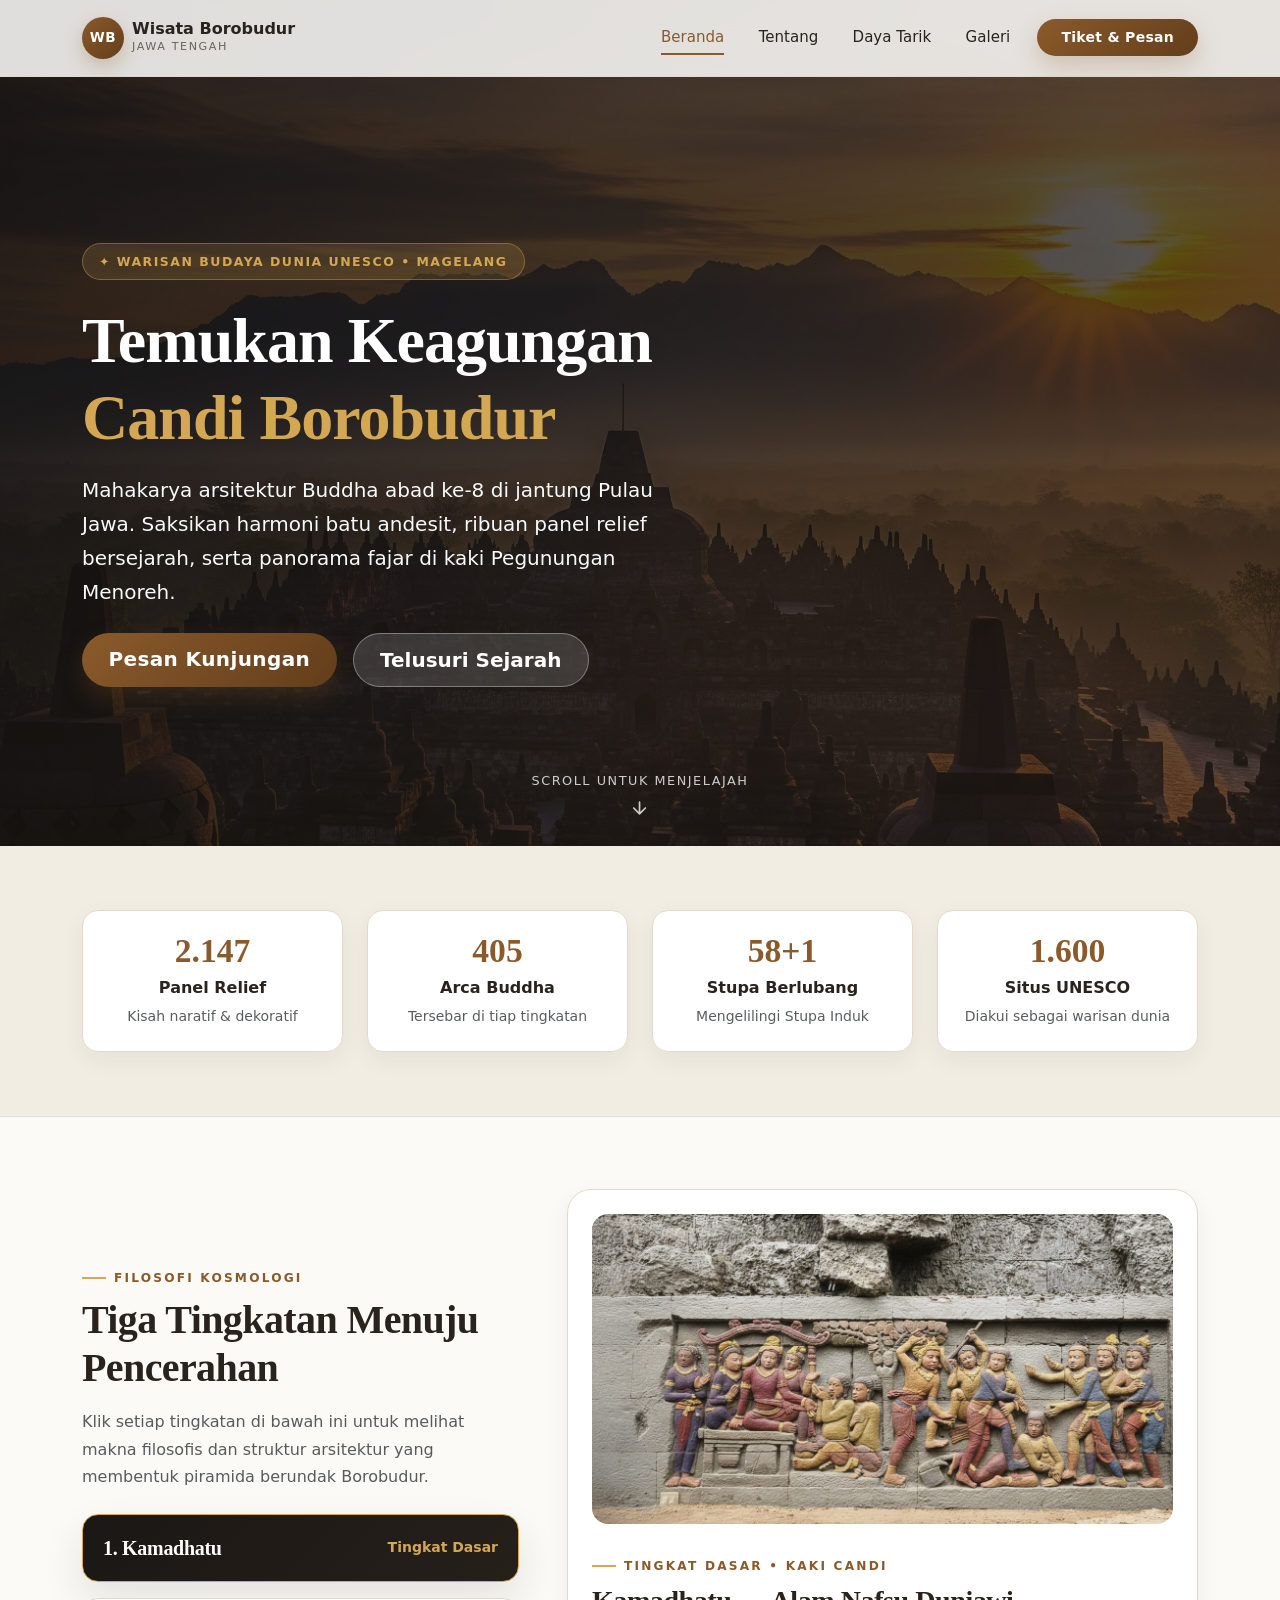
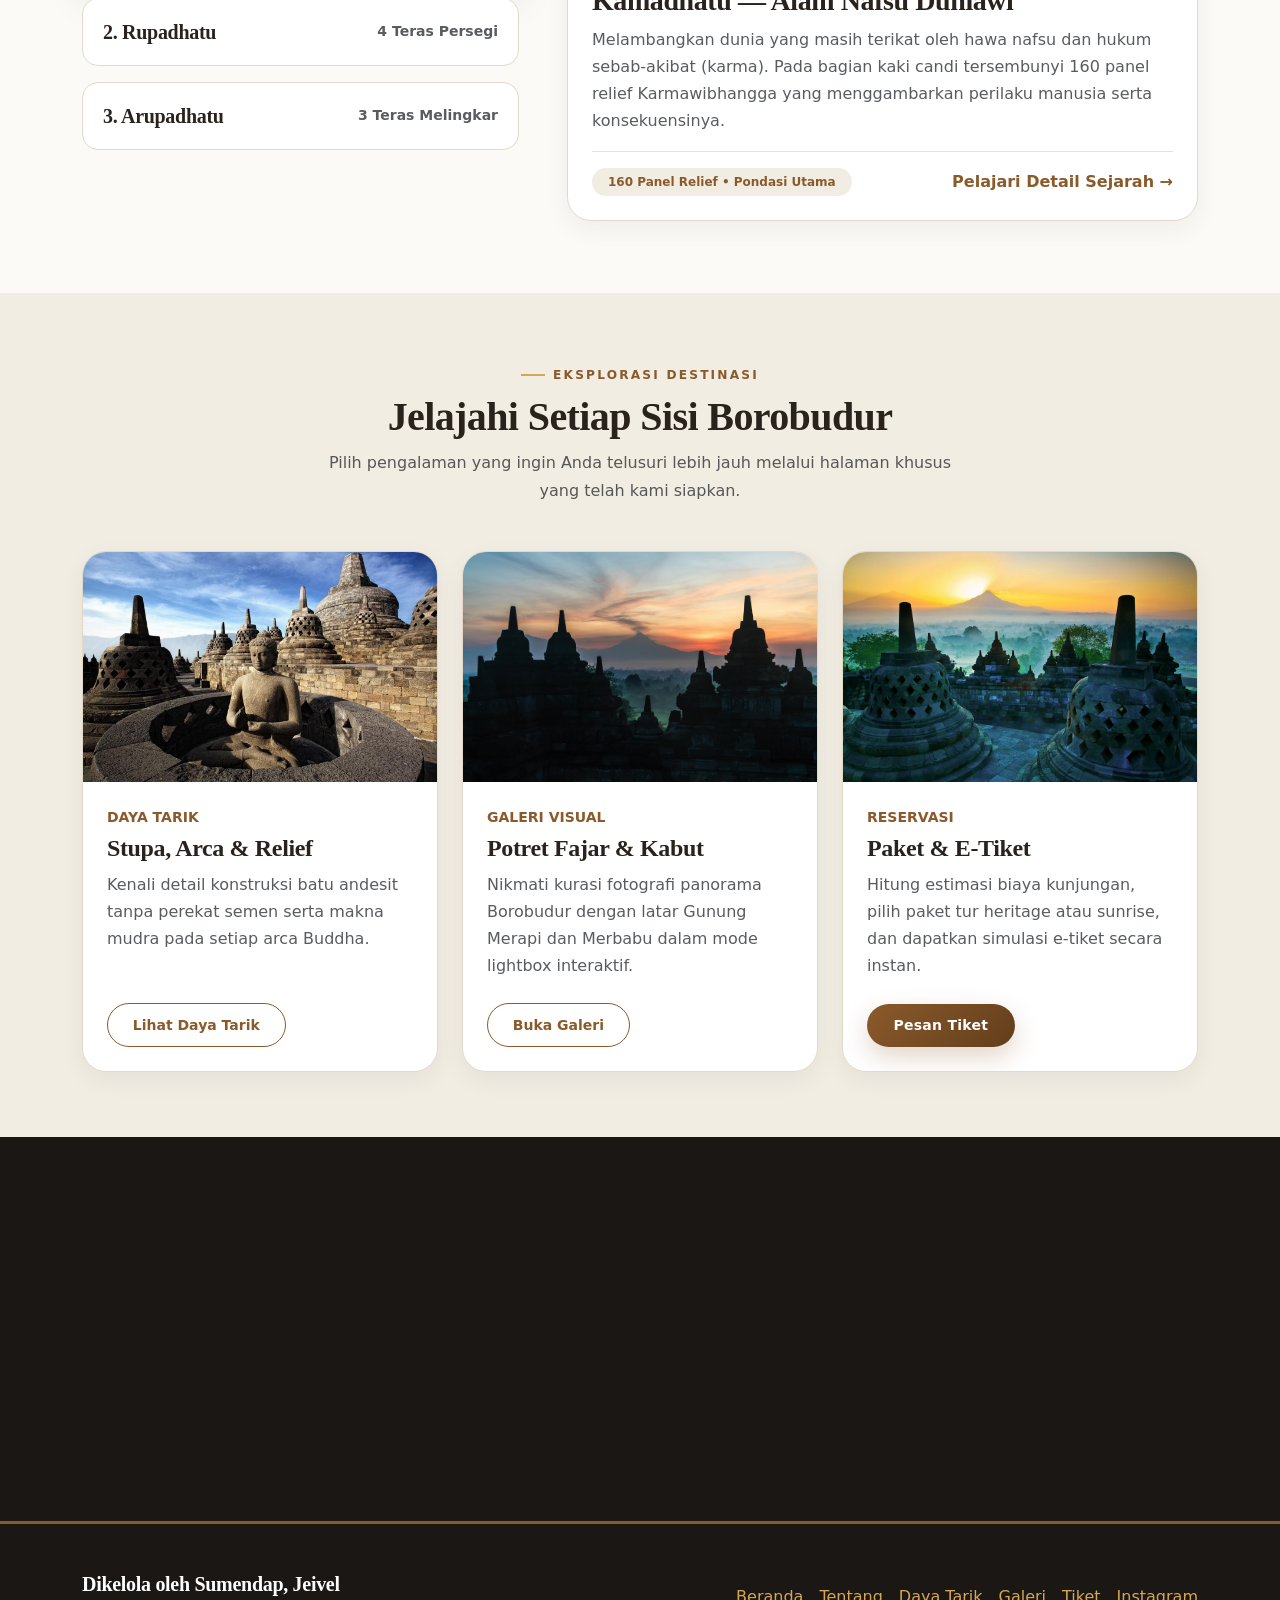
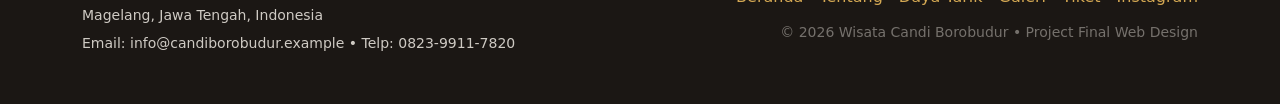
<file: index.html>
<!doctype html>
<html lang="id">
  <head>
    <meta charset="UTF-8" />
    <meta name="viewport" content="width=device-width, initial-scale=1.0" />
    <meta
      name="description"
      content="Website resmi wisata budaya Candi Borobudur, Magelang, Jawa Tengah. Jelajahi sejarah, arsitektur stupa, galeri visual, dan pemesanan tiket."
    />
    <title>Beranda | Wisata Candi Borobudur</title>
    <link rel="stylesheet" href="css/bootstrap.min.css" />
    <link rel="stylesheet" href="style.css" />
  </head>
  <body>
    <div class="scroll-progress" aria-hidden="true"></div>

    <!-- NAVBAR -->
    <header class="fixed-top">
      <nav class="navbar navbar-expand-lg navbar-borobudur" aria-label="Navigasi utama">
        <div class="container">
          <a class="navbar-brand d-flex align-items-center gap-2" href="index.html">
            <span class="brand-mark">WB</span>
            <span class="d-flex flex-column">
              <span class="brand-title">Wisata Borobudur</span>
              <span class="brand-sub">Jawa Tengah</span>
            </span>
          </a>

          <button
            class="navbar-toggler border-0 shadow-none"
            type="button"
            data-bs-toggle="collapse"
            data-bs-target="#mainNav"
            aria-controls="mainNav"
            aria-expanded="false"
            aria-label="Toggle navigasi"
          >
            <span class="navbar-toggler-icon"></span>
          </button>

          <div class="collapse navbar-collapse" id="mainNav">
            <ul class="navbar-nav ms-auto align-items-lg-center gap-lg-1 mt-3 mt-lg-0">
              <li class="nav-item">
                <a class="nav-link active" href="index.html">Beranda</a>
              </li>
              <li class="nav-item">
                <a class="nav-link" href="tentang.html">Tentang</a>
              </li>
              <li class="nav-item">
                <a class="nav-link" href="daya-tarik.html">Daya Tarik</a>
              </li>
              <li class="nav-item">
                <a class="nav-link" href="galeri.html">Galeri</a>
              </li>
              <li class="nav-item ms-lg-2 mt-2 mt-lg-0">
                <a class="btn btn-bronze btn-sm px-4 py-2" href="tiket.html">Tiket & Pesan</a>
              </li>
            </ul>
          </div>
        </div>
      </nav>
    </header>

    <main>
      <!-- HERO SECTION -->
      <section class="hero-home">
        <img
          src="img/sunrise.jpg.jpeg"
          alt="Candi Borobudur saat matahari terbit"
          class="hero-bg-media"
        />
        <div class="hero-overlay"></div>

        <div class="container hero-content py-5">
          <div class="row align-items-center">
            <div class="col-lg-8">
              <div class="hero-badge mb-4 reveal">
                <span>✦ Warisan Budaya Dunia UNESCO • Magelang</span>
              </div>
              <h1 class="display-3 fw-bold font-display mb-3 reveal delay-1">
                Temukan Keagungan<br />
                <span class="text-gold">Candi Borobudur</span>
              </h1>
              <p class="lead text-light opacity-75 mb-4 col-lg-10 reveal delay-2">
                Mahakarya arsitektur Buddha abad ke-8 di jantung Pulau Jawa.
                Saksikan harmoni batu andesit, ribuan panel relief bersejarah,
                serta panorama fajar di kaki Pegunungan Menoreh.
              </p>
              <div class="d-flex flex-wrap gap-3 reveal delay-3">
                <a href="tiket.html" class="btn btn-bronze btn-lg">
                  Pesan Kunjungan
                </a>
                <a href="tentang.html" class="btn btn-glass btn-lg">
                  Telusuri Sejarah
                </a>
              </div>
            </div>
          </div>
        </div>

        <a href="#ringkasan" class="hero-scroll-cue text-decoration-none">
          <span>Scroll untuk menjelajah</span>
          <svg width="20" height="20" fill="none" stroke="currentColor" stroke-width="2" viewBox="0 0 24 24">
            <path d="M12 5v14M19 12l-7 7-7-7" stroke-linecap="round" stroke-linejoin="round" />
          </svg>
        </a>
      </section>

      <!-- STATISTIK ARSITEKTUR (ANIMATED COUNTERS) -->
      <section id="ringkasan" class="py-5 bg-sand border-bottom">
        <div class="container py-3">
          <div class="row g-4 text-center">
            <div class="col-6 col-lg-3 reveal">
              <div class="stat-box h-100">
                <div class="stat-number" data-count="2672" data-suffix="">0</div>
                <div class="fw-semibold mt-1">Panel Relief</div>
                <small class="text-muted">Kisah naratif & dekoratif</small>
              </div>
            </div>
            <div class="col-6 col-lg-3 reveal delay-1">
              <div class="stat-box h-100">
                <div class="stat-number" data-count="504" data-suffix="">0</div>
                <div class="fw-semibold mt-1">Arca Buddha</div>
                <small class="text-muted">Tersebar di tiap tingkatan</small>
              </div>
            </div>
            <div class="col-6 col-lg-3 reveal delay-2">
              <div class="stat-box h-100">
                <div class="stat-number" data-count="72" data-suffix="+1">0</div>
                <div class="fw-semibold mt-1">Stupa Berlubang</div>
                <small class="text-muted">Mengelilingi Stupa Induk</small>
              </div>
            </div>
            <div class="col-6 col-lg-3 reveal delay-3">
              <div class="stat-box h-100">
                <div class="stat-number" data-count="1991" data-suffix="">0</div>
                <div class="fw-semibold mt-1">Situs UNESCO</div>
                <small class="text-muted">Diakui sebagai warisan dunia</small>
              </div>
            </div>
          </div>
        </div>
      </section>

      <!-- INTERACTIVE COSMOLOGY PREVIEW -->
      <section class="py-5 my-4">
        <div class="container">
          <div class="row align-items-center g-5">
            <div class="col-lg-5 reveal-left">
              <span class="kicker-tag mb-2">FILOSOFI KOSMOLOGI</span>
              <h2 class="display-6 font-display fw-bold mb-3">
                Tiga Tingkatan Menuju Pencerahan
              </h2>
              <p class="text-muted mb-4">
                Klik setiap tingkatan di bawah ini untuk melihat makna filosofis dan
                struktur arsitektur yang membentuk piramida berundak Borobudur.
              </p>

              <div class="d-grid gap-3">
                <button
                  type="button"
                  class="cosmology-pill active"
                  data-cosmology="kamadhatu"
                >
                  <div class="d-flex justify-content-between align-items-center">
                    <strong class="fs-5 font-display">1. Kamadhatu</strong>
                    <small class="text-muted fw-semibold">Tingkat Dasar</small>
                  </div>
                </button>

                <button
                  type="button"
                  class="cosmology-pill"
                  data-cosmology="rupadhatu"
                >
                  <div class="d-flex justify-content-between align-items-center">
                    <strong class="fs-5 font-display">2. Rupadhatu</strong>
                    <small class="text-muted fw-semibold">4 Teras Persegi</small>
                  </div>
                </button>

                <button
                  type="button"
                  class="cosmology-pill"
                  data-cosmology="arupadhatu"
                >
                  <div class="d-flex justify-content-between align-items-center">
                    <strong class="fs-5 font-display">3. Arupadhatu</strong>
                    <small class="text-muted fw-semibold">3 Teras Melingkar</small>
                  </div>
                </button>
              </div>
            </div>

            <div class="col-lg-7 reveal-right">
              <div class="heritage-card p-3 p-md-4">
                <div class="card-img-wrap rounded-4 mb-4" style="height: 310px;">
                  <img
                    id="cosmoImg"
                    src="img/relief.png"
                    alt="Kamadhatu — Alam Nafsu Duniawi"
                    class="w-100 h-100 object-fit-cover"
                    style="transition: opacity 0.25s ease, transform 0.6s ease;"
                  />
                </div>
                <span id="cosmoSubtitle" class="kicker-tag mb-2">Tingkat Dasar • Kaki Candi</span>
                <h3 id="cosmoTitle" class="font-display fw-bold h3 mb-2">
                  Kamadhatu — Alam Nafsu Duniawi
                </h3>
                <p id="cosmoDesc" class="text-muted mb-3">
                  Melambangkan dunia yang masih terikat oleh hawa nafsu dan hukum
                  sebab-akibat (karma). Pada bagian kaki candi tersembunyi 160 panel
                  relief Karmawibhangga yang menggambarkan perilaku manusia serta
                  konsekuensinya.
                </p>
                <div class="d-flex flex-wrap justify-content-between align-items-center gap-2 pt-3 border-top">
                  <span id="cosmoStats" class="badge rounded-pill bg-sand text-bronze px-3 py-2 fw-semibold">
                    160 Panel Relief • Pondasi Utama
                  </span>
                  <a href="tentang.html" class="fw-semibold text-bronze text-decoration-none">
                    Pelajari Detail Sejarah →
                  </a>
                </div>
              </div>
            </div>
          </div>
        </div>
      </section>

      <!-- HIGHLIGHT HALAMAN -->
      <section class="py-5 bg-sand">
        <div class="container py-3">
          <div class="text-center mx-auto mb-5 reveal" style="max-width: 650px;">
            <span class="kicker-tag mb-2">EKSPLORASI DESTINASI</span>
            <h2 class="display-6 font-display fw-bold">Jelajahi Setiap Sisi Borobudur</h2>
            <p class="text-muted">
              Pilih pengalaman yang ingin Anda telusuri lebih jauh melalui halaman
              khusus yang telah kami siapkan.
            </p>
          </div>

          <div class="row g-4">
            <div class="col-md-4 reveal">
              <article class="heritage-card h-100 d-flex flex-column">
                <div class="card-img-wrap" style="height: 230px;">
                  <img src="img/patung.jpeg" alt="Arca dan arsitektur Candi Borobudur" class="w-100 h-100 object-fit-cover" />
                </div>
                <div class="p-4 d-flex flex-column flex-grow-1">
                  <span class="text-bronze small fw-bold text-uppercase mb-1">Daya Tarik</span>
                  <h3 class="h4 font-display fw-bold mb-2">Stupa, Arca & Relief</h3>
                  <p class="text-muted flex-grow-1">
                    Kenali detail konstruksi batu andesit tanpa perekat semen serta
                    makna mudra pada setiap arca Buddha.
                  </p>
                  <a href="daya-tarik.html" class="btn btn-outline-bronze btn-sm align-self-start mt-2">
                    Lihat Daya Tarik
                  </a>
                </div>
              </article>
            </div>

            <div class="col-md-4 reveal delay-1">
              <article class="heritage-card h-100 d-flex flex-column">
                <div class="card-img-wrap" style="height: 230px;">
                  <img src="img/panorama.jpg.jpeg" alt="Panorama pagi di Candi Borobudur" class="w-100 h-100 object-fit-cover" />
                </div>
                <div class="p-4 d-flex flex-column flex-grow-1">
                  <span class="text-bronze small fw-bold text-uppercase mb-1">Galeri Visual</span>
                  <h3 class="h4 font-display fw-bold mb-2">Potret Fajar & Kabut</h3>
                  <p class="text-muted flex-grow-1">
                    Nikmati kurasi fotografi panorama Borobudur dengan latar Gunung
                    Merapi dan Merbabu dalam mode lightbox interaktif.
                  </p>
                  <a href="galeri.html" class="btn btn-outline-bronze btn-sm align-self-start mt-2">
                    Buka Galeri
                  </a>
                </div>
              </article>
            </div>

            <div class="col-md-4 reveal delay-2">
              <article class="heritage-card h-100 d-flex flex-column">
                <div class="card-img-wrap" style="height: 230px;">
                  <img src="img/pagi.jpg.jpeg" alt="Suasana pagi kunjungan Candi Borobudur" class="w-100 h-100 object-fit-cover" />
                </div>
                <div class="p-4 d-flex flex-column flex-grow-1">
                  <span class="text-bronze small fw-bold text-uppercase mb-1">Reservasi</span>
                  <h3 class="h4 font-display fw-bold mb-2">Paket & E-Tiket</h3>
                  <p class="text-muted flex-grow-1">
                    Hitung estimasi biaya kunjungan, pilih paket tur heritage atau
                    sunrise, dan dapatkan simulasi e-tiket secara instan.
                  </p>
                  <a href="tiket.html" class="btn btn-bronze btn-sm align-self-start mt-2">
                    Pesan Tiket
                  </a>
                </div>
              </article>
            </div>
          </div>
        </div>
      </section>

      <!-- CALL TO ACTION BANNER -->
      <section class="py-5 bg-obsidian text-center">
        <div class="container py-4 reveal-scale">
          <span class="kicker-tag text-gold mb-2">RENCANAKAN PERJALANAN</span>
          <h2 class="display-5 font-display fw-bold text-white mb-3">
            Siap Menyaksikan Kemegahan Borobudur?
          </h2>
          <p class="text-light opacity-75 mx-auto mb-4" style="max-width: 600px;">
            Atur jadwal kunjungan pagi atau tur edukasi budaya bersama pemandu
            berpengalaman untuk pengalaman yang tak terlupakan.
          </p>
          <a href="tiket.html" class="btn btn-bronze btn-lg px-5">
            Mulai Reservasi Sekarang
          </a>
        </div>
      </section>
    </main>

    <!-- FOOTER -->
    <footer class="site-footer py-5">
      <div class="container">
        <div class="row gy-4 align-items-center justify-content-between">
          <div class="col-md-5">
            <h3 class="h5 font-display text-white fw-bold mb-2">
              Dikelola oleh Sumendap, Jeivel
            </h3>
            <p class="small mb-1">Magelang, Jawa Tengah, Indonesia</p>
            <p class="small mb-0">Email: info@candiborobudur.example • Telp: 0823-9911-7820</p>
          </div>
          <div class="col-md-7 text-md-end">
            <div class="d-flex flex-wrap gap-3 justify-content-md-end mb-2">
              <a href="index.html">Beranda</a>
              <a href="tentang.html">Tentang</a>
              <a href="daya-tarik.html">Daya Tarik</a>
              <a href="galeri.html">Galeri</a>
              <a href="tiket.html">Tiket</a>
              <a href="https://instagram.com/" target="_blank" rel="noopener noreferrer">Instagram</a>
            </div>
            <small class="opacity-50">© 2026 Wisata Candi Borobudur • Project Final Web Design</small>
          </div>
        </div>
      </div>
    </footer>

    <button id="backToTop" class="btn-back-top" aria-label="Kembali ke atas">
      <svg width="20" height="20" fill="none" stroke="currentColor" stroke-width="2.2" viewBox="0 0 24 24">
        <path d="M12 19V5M5 12l7-7 7 7" stroke-linecap="round" stroke-linejoin="round" />
      </svg>
    </button>

    <script src="js/bootstrap.bundle.min.js"></script>
    <script src="js/main.js"></script>
  </body>
</html>
</file>
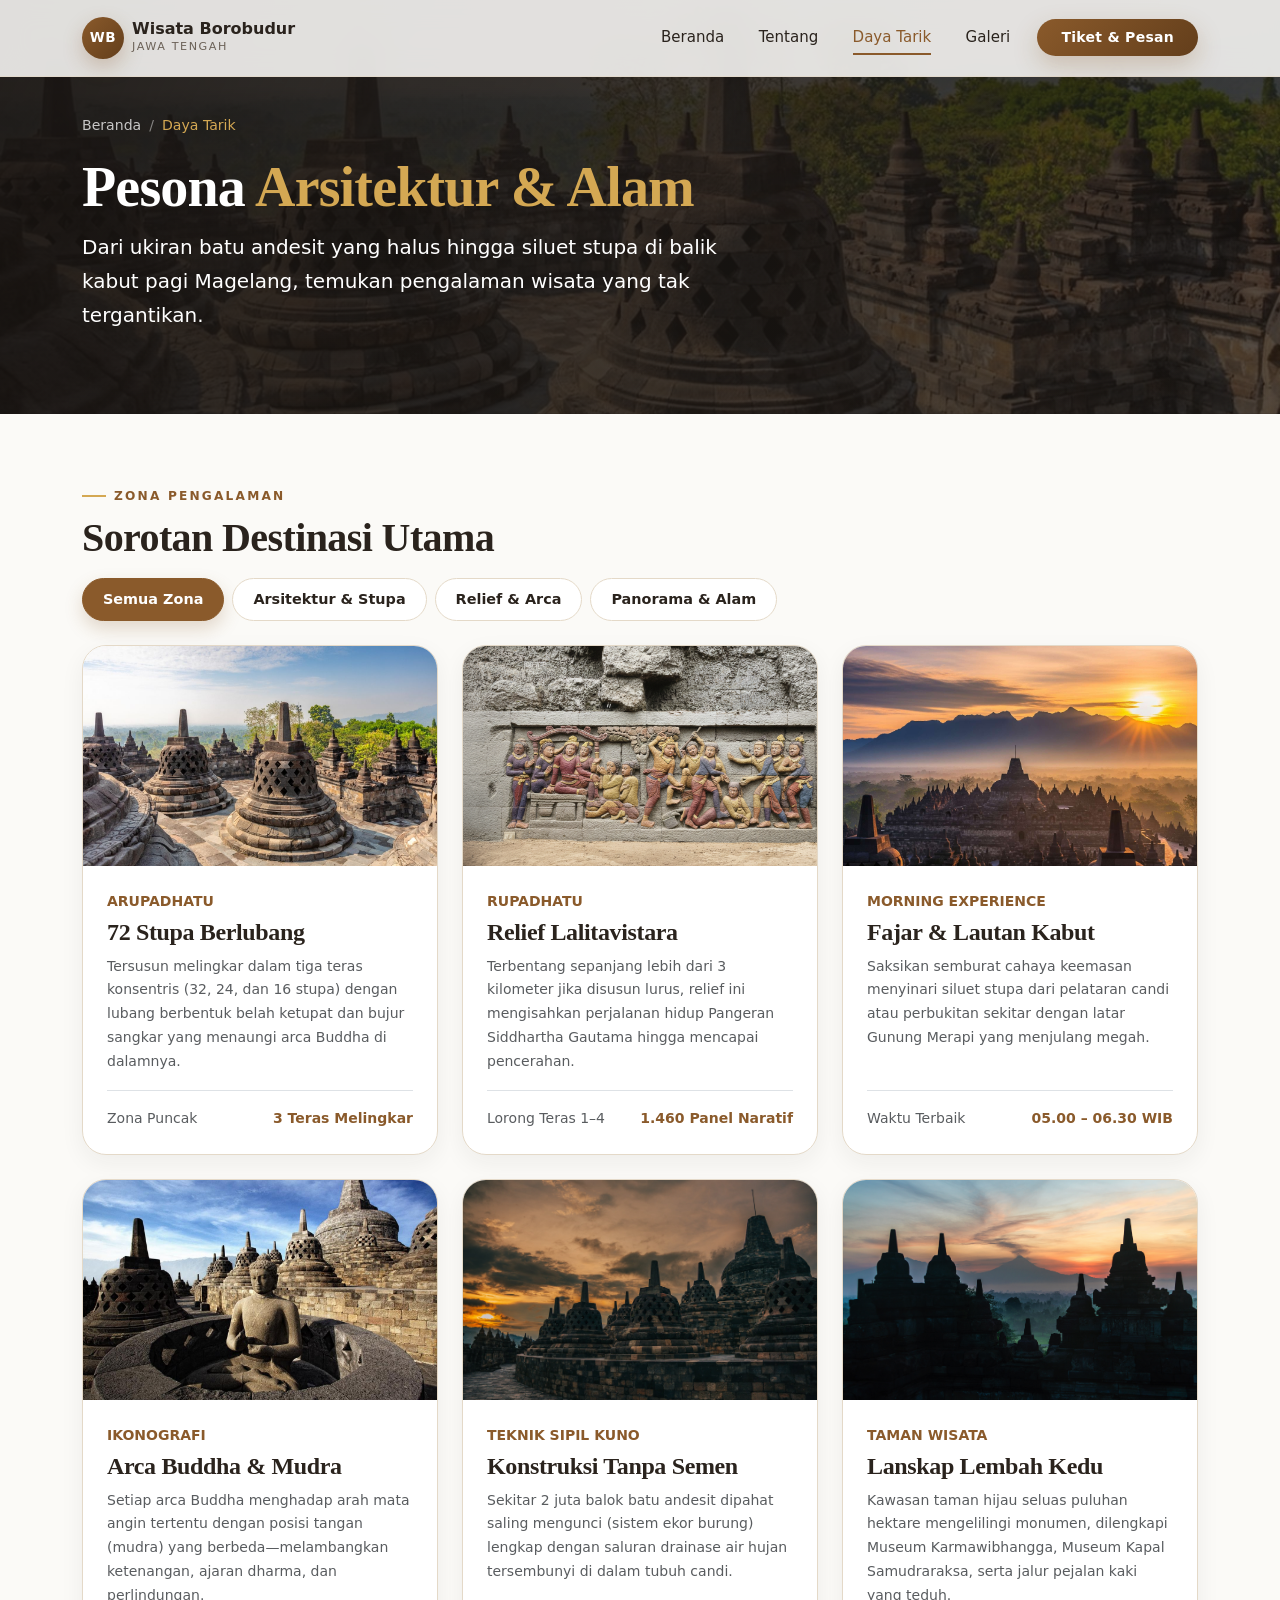
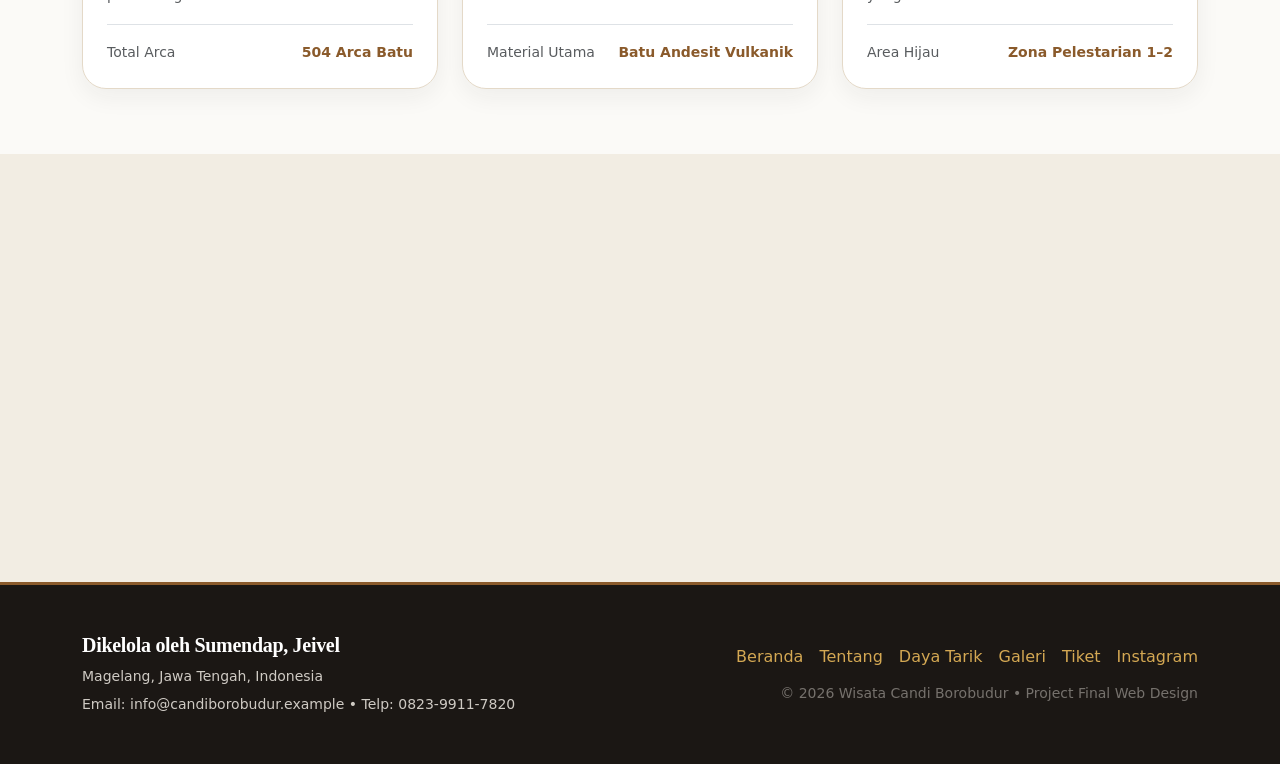
<file: daya-tarik.html>
<!doctype html>
<html lang="id">
  <head>
    <meta charset="UTF-8" />
    <meta name="viewport" content="width=device-width, initial-scale=1.0" />
    <meta
      name="description"
      content="Jelajahi daya tarik utama Candi Borobudur: Stupa Induk, ribuan panel relief, arca Buddha, dan panorama matahari terbit."
    />
    <title>Daya Tarik & Arsitektur | Wisata Candi Borobudur</title>
    <link rel="stylesheet" href="css/bootstrap.min.css" />
    <link rel="stylesheet" href="style.css" />
  </head>
  <body>
    <div class="scroll-progress" aria-hidden="true"></div>

    <!-- NAVBAR -->
    <header class="fixed-top">
      <nav class="navbar navbar-expand-lg navbar-borobudur" aria-label="Navigasi utama">
        <div class="container">
          <a class="navbar-brand d-flex align-items-center gap-2" href="index.html">
            <span class="brand-mark">WB</span>
            <span class="d-flex flex-column">
              <span class="brand-title">Wisata Borobudur</span>
              <span class="brand-sub">Jawa Tengah</span>
            </span>
          </a>

          <button
            class="navbar-toggler border-0 shadow-none"
            type="button"
            data-bs-toggle="collapse"
            data-bs-target="#mainNav"
            aria-controls="mainNav"
            aria-expanded="false"
            aria-label="Toggle navigasi"
          >
            <span class="navbar-toggler-icon"></span>
          </button>

          <div class="collapse navbar-collapse" id="mainNav">
            <ul class="navbar-nav ms-auto align-items-lg-center gap-lg-1 mt-3 mt-lg-0">
              <li class="nav-item">
                <a class="nav-link" href="index.html">Beranda</a>
              </li>
              <li class="nav-item">
                <a class="nav-link" href="tentang.html">Tentang</a>
              </li>
              <li class="nav-item">
                <a class="nav-link active" href="daya-tarik.html">Daya Tarik</a>
              </li>
              <li class="nav-item">
                <a class="nav-link" href="galeri.html">Galeri</a>
              </li>
              <li class="nav-item ms-lg-2 mt-2 mt-lg-0">
                <a class="btn btn-bronze btn-sm px-4 py-2" href="tiket.html">Tiket & Pesan</a>
              </li>
            </ul>
          </div>
        </div>
      </nav>
    </header>

    <main>
      <!-- PAGE HERO -->
      <section class="page-hero">
        <img src="img/stupa.jpg.jpeg" alt="Stupa Candi Borobudur" class="hero-bg-media" />
        <div class="hero-overlay"></div>
        <div class="container hero-content">
          <nav aria-label="breadcrumb" class="breadcrumb-heritage mb-3 reveal">
            <ol class="breadcrumb mb-0">
              <li class="breadcrumb-item"><a href="index.html">Beranda</a></li>
              <li class="breadcrumb-item active" aria-current="page">Daya Tarik</li>
            </ol>
          </nav>
          <h1 class="display-4 font-display fw-bold mb-2 reveal delay-1">
            Pesona <span class="text-gold">Arsitektur & Alam</span>
          </h1>
          <p class="lead opacity-75 col-lg-7 reveal delay-2">
            Dari ukiran batu andesit yang halus hingga siluet stupa di balik kabut
            pagi Magelang, temukan pengalaman wisata yang tak tergantikan.
          </p>
        </div>
      </section>

      <!-- INTERACTIVE ZONE FILTER -->
      <section class="py-5 my-3">
        <div class="container">
          <div class="d-flex flex-wrap justify-content-between align-items-end gap-3 mb-4 reveal">
            <div>
              <span class="kicker-tag mb-2">ZONA PENGALAMAN</span>
              <h2 class="display-6 font-display fw-bold mb-0">Sorotan Destinasi Utama</h2>
            </div>

            <div class="d-flex flex-wrap gap-2">
              <button type="button" class="filter-pill active" data-zone-filter="all">
                Semua Zona
              </button>
              <button type="button" class="filter-pill" data-zone-filter="arsitektur">
                Arsitektur & Stupa
              </button>
              <button type="button" class="filter-pill" data-zone-filter="relief">
                Relief & Arca
              </button>
              <button type="button" class="filter-pill" data-zone-filter="alam">
                Panorama & Alam
              </button>
            </div>
          </div>

          <div class="row g-4">
            <!-- Card 1 -->
            <div class="col-md-6 col-lg-4 reveal" data-zone-category="arsitektur">
              <article class="heritage-card h-100 d-flex flex-column">
                <div class="card-img-wrap" style="height: 220px;">
                  <img src="img/stupa.jpg.jpeg" alt="Stupa Berlubang Borobudur" class="w-100 h-100 object-fit-cover" />
                </div>
                <div class="p-4 d-flex flex-column flex-grow-1">
                  <span class="text-bronze small fw-bold text-uppercase mb-1">Arupadhatu</span>
                  <h3 class="h4 font-display fw-bold mb-2">72 Stupa Berlubang</h3>
                  <p class="text-muted small flex-grow-1">
                    Tersusun melingkar dalam tiga teras konsentris (32, 24, dan 16 stupa)
                    dengan lubang berbentuk belah ketupat dan bujur sangkar yang menaungi
                    arca Buddha di dalamnya.
                  </p>
                  <div class="pt-3 border-top d-flex justify-content-between align-items-center small">
                    <span class="text-muted">Zona Puncak</span>
                    <span class="fw-semibold text-bronze">3 Teras Melingkar</span>
                  </div>
                </div>
              </article>
            </div>

            <!-- Card 2 -->
            <div class="col-md-6 col-lg-4 reveal delay-1" data-zone-category="relief">
              <article class="heritage-card h-100 d-flex flex-column">
                <div class="card-img-wrap" style="height: 220px;">
                  <img src="img/relief.png" alt="Relief Batu Candi Borobudur" class="w-100 h-100 object-fit-cover" />
                </div>
                <div class="p-4 d-flex flex-column flex-grow-1">
                  <span class="text-bronze small fw-bold text-uppercase mb-1">Rupadhatu</span>
                  <h3 class="h4 font-display fw-bold mb-2">Relief Lalitavistara</h3>
                  <p class="text-muted small flex-grow-1">
                    Terbentang sepanjang lebih dari 3 kilometer jika disusun lurus,
                    relief ini mengisahkan perjalanan hidup Pangeran Siddhartha Gautama
                    hingga mencapai pencerahan.
                  </p>
                  <div class="pt-3 border-top d-flex justify-content-between align-items-center small">
                    <span class="text-muted">Lorong Teras 1–4</span>
                    <span class="fw-semibold text-bronze">1.460 Panel Naratif</span>
                  </div>
                </div>
              </article>
            </div>

            <!-- Card 3 -->
            <div class="col-md-6 col-lg-4 reveal delay-2" data-zone-category="alam">
              <article class="heritage-card h-100 d-flex flex-column">
                <div class="card-img-wrap" style="height: 220px;">
                  <img src="img/sunrise.jpg.jpeg" alt="Sunrise di Candi Borobudur" class="w-100 h-100 object-fit-cover" />
                </div>
                <div class="p-4 d-flex flex-column flex-grow-1">
                  <span class="text-bronze small fw-bold text-uppercase mb-1">Morning Experience</span>
                  <h3 class="h4 font-display fw-bold mb-2">Fajar & Lautan Kabut</h3>
                  <p class="text-muted small flex-grow-1">
                    Saksikan semburat cahaya keemasan menyinari siluet stupa dari
                    pelataran candi atau perbukitan sekitar dengan latar Gunung Merapi
                    yang menjulang megah.
                  </p>
                  <div class="pt-3 border-top d-flex justify-content-between align-items-center small">
                    <span class="text-muted">Waktu Terbaik</span>
                    <span class="fw-semibold text-bronze">05.00 – 06.30 WIB</span>
                  </div>
                </div>
              </article>
            </div>

            <!-- Card 4 -->
            <div class="col-md-6 col-lg-4 reveal" data-zone-category="relief">
              <article class="heritage-card h-100 d-flex flex-column">
                <div class="card-img-wrap" style="height: 220px;">
                  <img src="img/patung.jpeg" alt="Arca Buddha di Candi Borobudur" class="w-100 h-100 object-fit-cover" />
                </div>
                <div class="p-4 d-flex flex-column flex-grow-1">
                  <span class="text-bronze small fw-bold text-uppercase mb-1">Ikonografi</span>
                  <h3 class="h4 font-display fw-bold mb-2">Arca Buddha & Mudra</h3>
                  <p class="text-muted small flex-grow-1">
                    Setiap arca Buddha menghadap arah mata angin tertentu dengan posisi
                    tangan (mudra) yang berbeda—melambangkan ketenangan, ajaran dharma,
                    dan perlindungan.
                  </p>
                  <div class="pt-3 border-top d-flex justify-content-between align-items-center small">
                    <span class="text-muted">Total Arca</span>
                    <span class="fw-semibold text-bronze">504 Arca Batu</span>
                  </div>
                </div>
              </article>
            </div>

            <!-- Card 5 -->
            <div class="col-md-6 col-lg-4 reveal delay-1" data-zone-category="arsitektur">
              <article class="heritage-card h-100 d-flex flex-column">
                <div class="card-img-wrap" style="height: 220px;">
                  <img src="img/candi.jpeg" alt="Struktur Tangga dan Teras Candi" class="w-100 h-100 object-fit-cover" />
                </div>
                <div class="p-4 d-flex flex-column flex-grow-1">
                  <span class="text-bronze small fw-bold text-uppercase mb-1">Teknik Sipil Kuno</span>
                  <h3 class="h4 font-display fw-bold mb-2">Konstruksi Tanpa Semen</h3>
                  <p class="text-muted small flex-grow-1">
                    Sekitar 2 juta balok batu andesit dipahat saling mengunci (sistem
                    ekor burung) lengkap dengan saluran drainase air hujan tersembunyi
                    di dalam tubuh candi.
                  </p>
                  <div class="pt-3 border-top d-flex justify-content-between align-items-center small">
                    <span class="text-muted">Material Utama</span>
                    <span class="fw-semibold text-bronze">Batu Andesit Vulkanik</span>
                  </div>
                </div>
              </article>
            </div>

            <!-- Card 6 -->
            <div class="col-md-6 col-lg-4 reveal delay-2" data-zone-category="alam">
              <article class="heritage-card h-100 d-flex flex-column">
                <div class="card-img-wrap" style="height: 220px;">
                  <img src="img/panorama.jpg.jpeg" alt="Lanskap Candi Borobudur dan Pegunungan" class="w-100 h-100 object-fit-cover" />
                </div>
                <div class="p-4 d-flex flex-column flex-grow-1">
                  <span class="text-bronze small fw-bold text-uppercase mb-1">Taman Wisata</span>
                  <h3 class="h4 font-display fw-bold mb-2">Lanskap Lembah Kedu</h3>
                  <p class="text-muted small flex-grow-1">
                    Kawasan taman hijau seluas puluhan hektare mengelilingi monumen,
                    dilengkapi Museum Karmawibhangga, Museum Kapal Samudraraksa, serta
                    jalur pejalan kaki yang teduh.
                  </p>
                  <div class="pt-3 border-top d-flex justify-content-between align-items-center small">
                    <span class="text-muted">Area Hijau</span>
                    <span class="fw-semibold text-bronze">Zona Pelestarian 1–2</span>
                  </div>
                </div>
              </article>
            </div>
          </div>
        </div>
      </section>

      <!-- ETIKA & PANDUAN KUNJUNGAN -->
      <section class="py-5 bg-sand">
        <div class="container py-3">
          <div class="row align-items-center g-4">
            <div class="col-lg-5 reveal-left">
              <span class="kicker-tag mb-2">KONSERVASI WARISAN</span>
              <h2 class="display-6 font-display fw-bold mb-3">
                Panduan & Etika Mengunjungi Candi
              </h2>
              <p class="text-muted mb-4">
                Demi menjaga keutuhan batu andesit dari keausan, pengelola menerapkan
                aturan kunjungan ramah konservasi bagi seluruh wisatawan.
              </p>
              <a href="tiket.html" class="btn btn-bronze">Lihat Paket Kunjungan</a>
            </div>

            <div class="col-lg-7 reveal-right">
              <div class="row g-3">
                <div class="col-sm-6">
                  <div class="heritage-card p-4 h-100">
                    <div class="icon-badge mb-3">
                      <svg width="24" height="24" fill="none" stroke="currentColor" stroke-width="2" viewBox="0 0 24 24">
                        <path d="M12 22s8-4 8-10V5l-8-3-8 3v7c0 6 8 10 8 10z" />
                      </svg>
                    </div>
                    <h3 class="h5 font-display fw-bold">Sandal Khusus Upanat</h3>
                    <p class="text-muted small mb-0">
                      Pengunjung yang naik ke struktur candi diwajibkan mengenakan
                      sandal Upanat berbahan alami untuk mengurangi gesekan pada tangga batu.
                    </p>
                  </div>
                </div>
                <div class="col-sm-6">
                  <div class="heritage-card p-4 h-100">
                    <div class="icon-badge mb-3">
                      <svg width="24" height="24" fill="none" stroke="currentColor" stroke-width="2" viewBox="0 0 24 24">
                        <circle cx="12" cy="12" r="10" />
                        <path d="M12 6v6l4 2" />
                      </svg>
                    </div>
                    <h3 class="h5 font-display fw-bold">Pembatasan Kuota Sesi</h3>
                    <p class="text-muted small mb-0">
                      Kunjungan ke atas monumen dibagi dalam beberapa sesi per jam
                      bersama pemandu resmi agar suasana tetap khidmat dan tertib.
                    </p>
                  </div>
                </div>
              </div>
            </div>
          </div>
        </div>
      </section>
    </main>

    <!-- FOOTER -->
    <footer class="site-footer py-5">
      <div class="container">
        <div class="row gy-4 align-items-center justify-content-between">
          <div class="col-md-5">
            <h3 class="h5 font-display text-white fw-bold mb-2">
              Dikelola oleh Sumendap, Jeivel
            </h3>
            <p class="small mb-1">Magelang, Jawa Tengah, Indonesia</p>
            <p class="small mb-0">Email: info@candiborobudur.example • Telp: 0823-9911-7820</p>
          </div>
          <div class="col-md-7 text-md-end">
            <div class="d-flex flex-wrap gap-3 justify-content-md-end mb-2">
              <a href="index.html">Beranda</a>
              <a href="tentang.html">Tentang</a>
              <a href="daya-tarik.html">Daya Tarik</a>
              <a href="galeri.html">Galeri</a>
              <a href="tiket.html">Tiket</a>
              <a href="https://instagram.com/" target="_blank" rel="noopener noreferrer">Instagram</a>
            </div>
            <small class="opacity-50">© 2026 Wisata Candi Borobudur • Project Final Web Design</small>
          </div>
        </div>
      </div>
    </footer>

    <button id="backToTop" class="btn-back-top" aria-label="Kembali ke atas">
      <svg width="20" height="20" fill="none" stroke="currentColor" stroke-width="2.2" viewBox="0 0 24 24">
        <path d="M12 19V5M5 12l7-7 7 7" stroke-linecap="round" stroke-linejoin="round" />
      </svg>
    </button>

    <script src="js/bootstrap.bundle.min.js"></script>
    <script src="js/main.js"></script>
  </body>
</html>
</file>
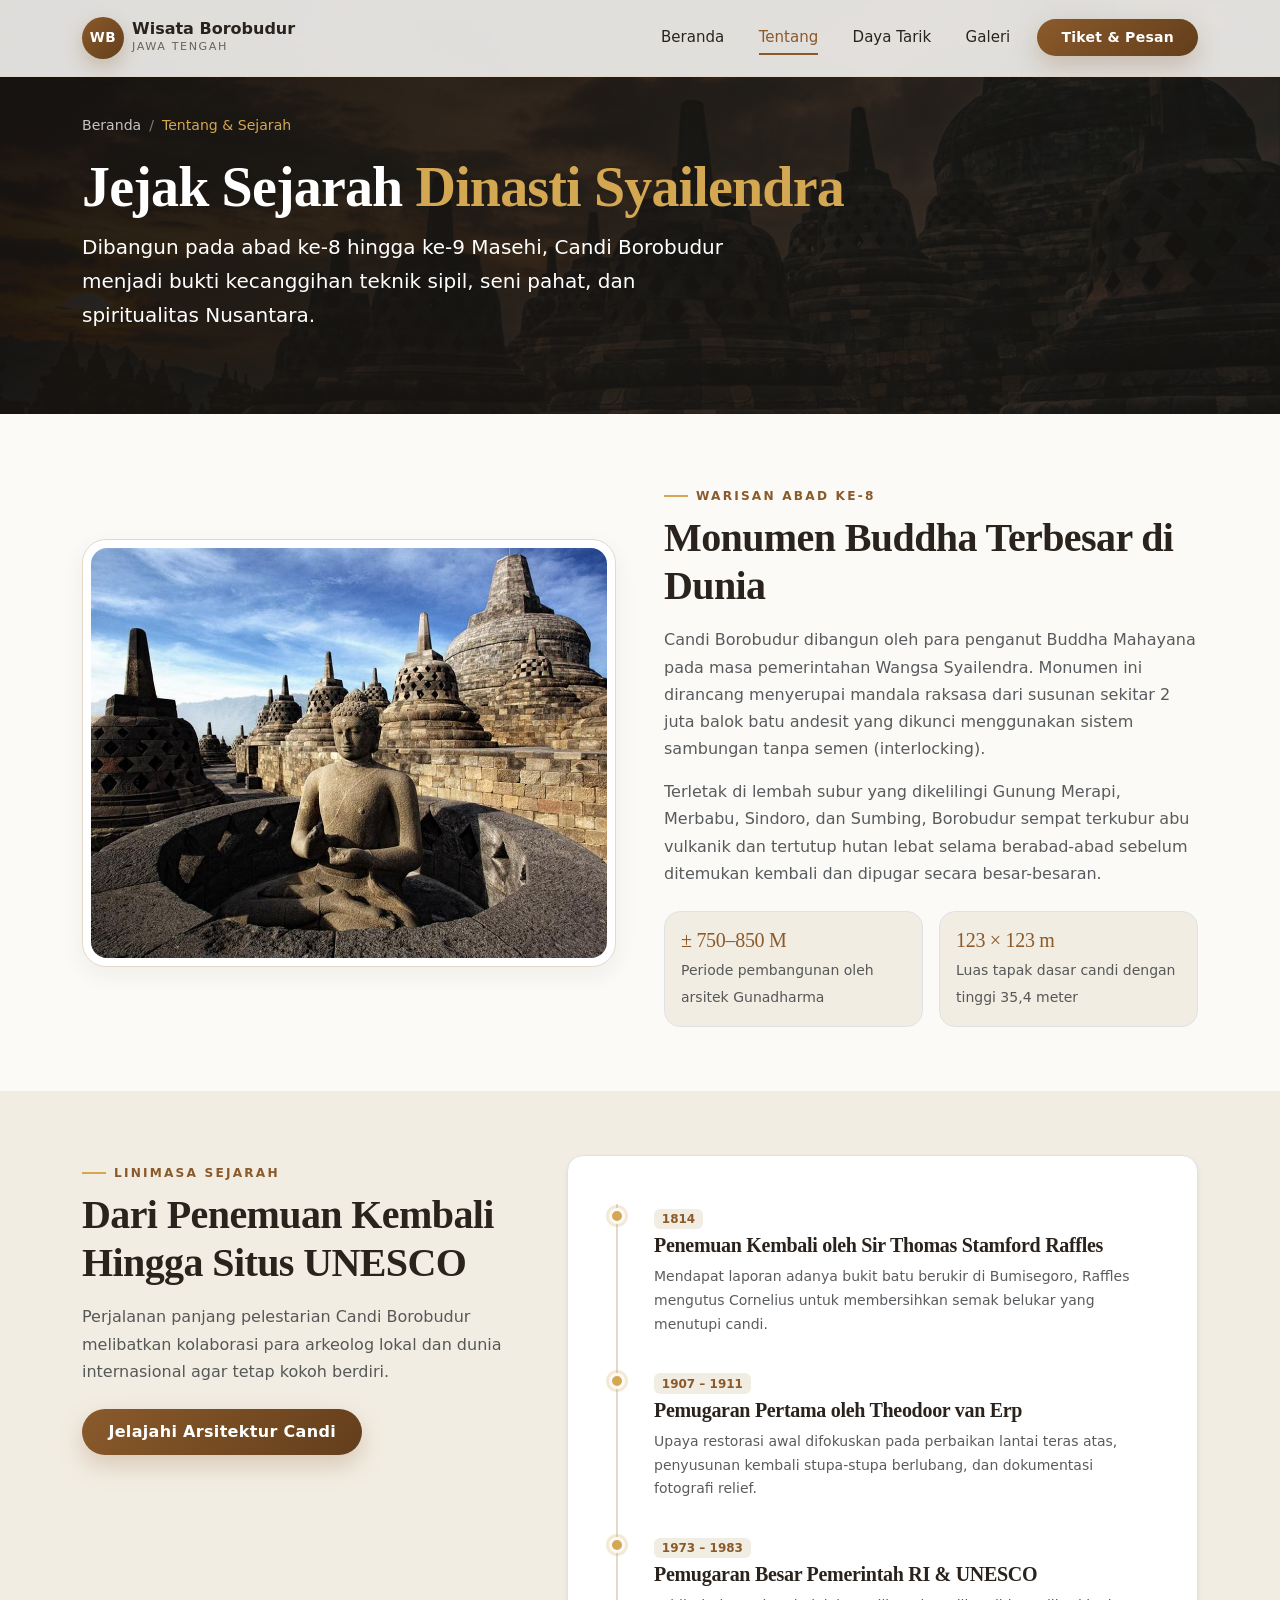
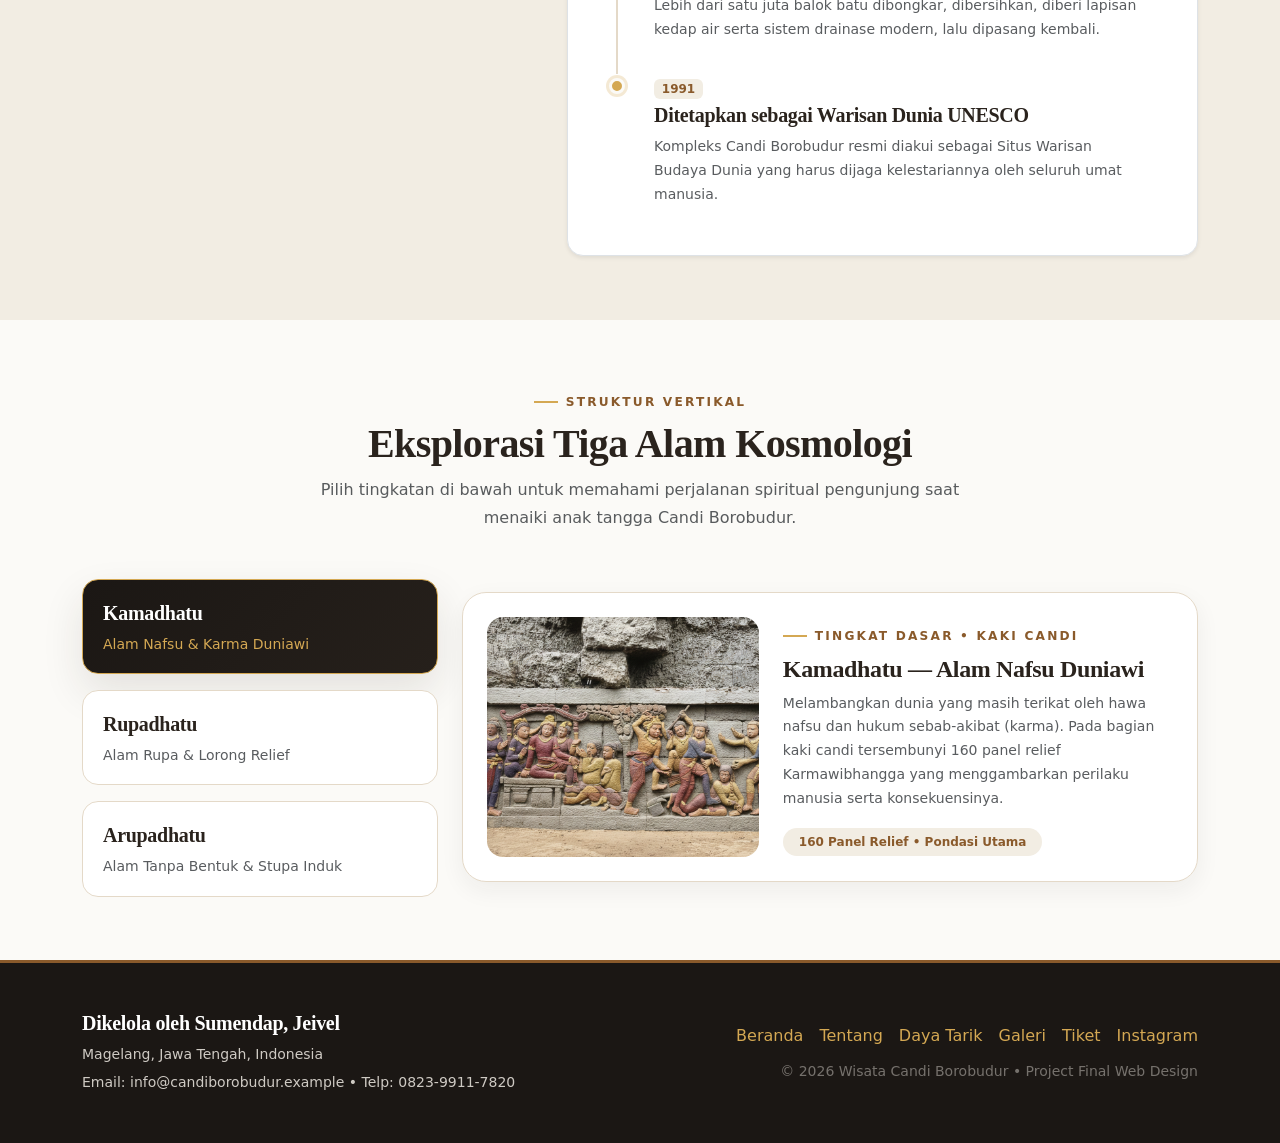
<file: tentang.html>
<!doctype html>
<html lang="id">
  <head>
    <meta charset="UTF-8" />
    <meta name="viewport" content="width=device-width, initial-scale=1.0" />
    <meta
      name="description"
      content="Sejarah, filosofi kosmologi, dan linimasa pemugaran Candi Borobudur dari Dinasti Syailendra hingga UNESCO."
    />
    <title>Tentang & Sejarah | Wisata Candi Borobudur</title>
    <link rel="stylesheet" href="css/bootstrap.min.css" />
    <link rel="stylesheet" href="style.css" />
  </head>
  <body>
    <div class="scroll-progress" aria-hidden="true"></div>

    <!-- NAVBAR -->
    <header class="fixed-top">
      <nav class="navbar navbar-expand-lg navbar-borobudur" aria-label="Navigasi utama">
        <div class="container">
          <a class="navbar-brand d-flex align-items-center gap-2" href="index.html">
            <span class="brand-mark">WB</span>
            <span class="d-flex flex-column">
              <span class="brand-title">Wisata Borobudur</span>
              <span class="brand-sub">Jawa Tengah</span>
            </span>
          </a>

          <button
            class="navbar-toggler border-0 shadow-none"
            type="button"
            data-bs-toggle="collapse"
            data-bs-target="#mainNav"
            aria-controls="mainNav"
            aria-expanded="false"
            aria-label="Toggle navigasi"
          >
            <span class="navbar-toggler-icon"></span>
          </button>

          <div class="collapse navbar-collapse" id="mainNav">
            <ul class="navbar-nav ms-auto align-items-lg-center gap-lg-1 mt-3 mt-lg-0">
              <li class="nav-item">
                <a class="nav-link" href="index.html">Beranda</a>
              </li>
              <li class="nav-item">
                <a class="nav-link active" href="tentang.html">Tentang</a>
              </li>
              <li class="nav-item">
                <a class="nav-link" href="daya-tarik.html">Daya Tarik</a>
              </li>
              <li class="nav-item">
                <a class="nav-link" href="galeri.html">Galeri</a>
              </li>
              <li class="nav-item ms-lg-2 mt-2 mt-lg-0">
                <a class="btn btn-bronze btn-sm px-4 py-2" href="tiket.html">Tiket & Pesan</a>
              </li>
            </ul>
          </div>
        </div>
      </nav>
    </header>

    <main>
      <!-- PAGE HERO -->
      <section class="page-hero">
        <img src="img/candi.jpeg" alt="Struktur Candi Borobudur" class="hero-bg-media" />
        <div class="hero-overlay"></div>
        <div class="container hero-content">
          <nav aria-label="breadcrumb" class="breadcrumb-heritage mb-3 reveal">
            <ol class="breadcrumb mb-0">
              <li class="breadcrumb-item"><a href="index.html">Beranda</a></li>
              <li class="breadcrumb-item active" aria-current="page">Tentang & Sejarah</li>
            </ol>
          </nav>
          <h1 class="display-4 font-display fw-bold mb-2 reveal delay-1">
            Jejak Sejarah <span class="text-gold">Dinasti Syailendra</span>
          </h1>
          <p class="lead opacity-75 col-lg-7 reveal delay-2">
            Dibangun pada abad ke-8 hingga ke-9 Masehi, Candi Borobudur menjadi bukti
            kecanggihan teknik sipil, seni pahat, dan spiritualitas Nusantara.
          </p>
        </div>
      </section>

      <!-- NARASI SEJARAH -->
      <section class="py-5 my-3">
        <div class="container">
          <div class="row align-items-center g-5">
            <div class="col-lg-6 reveal-left">
              <div class="heritage-card p-2">
                <div class="card-img-wrap rounded-4" style="height: 410px;">
                  <img
                    src="img/patung.jpeg"
                    alt="Arca Buddha di Candi Borobudur"
                    class="w-100 h-100 object-fit-cover"
                  />
                </div>
              </div>
            </div>

            <div class="col-lg-6 reveal-right">
              <span class="kicker-tag mb-2">WARISAN ABAD KE-8</span>
              <h2 class="display-6 font-display fw-bold mb-3">
                Monumen Buddha Terbesar di Dunia
              </h2>
              <p class="text-muted">
                Candi Borobudur dibangun oleh para penganut Buddha Mahayana pada masa
                pemerintahan Wangsa Syailendra. Monumen ini dirancang menyerupai
                mandala raksasa dari susunan sekitar 2 juta balok batu andesit yang
                dikunci menggunakan sistem sambungan tanpa semen (interlocking).
              </p>
              <p class="text-muted mb-4">
                Terletak di lembah subur yang dikelilingi Gunung Merapi, Merbabu,
                Sindoro, dan Sumbing, Borobudur sempat terkubur abu vulkanik dan
                tertutup hutan lebat selama berabad-abad sebelum ditemukan kembali dan
                dipugar secara besar-besaran.
              </p>

              <div class="row g-3">
                <div class="col-sm-6">
                  <div class="p-3 bg-sand rounded-4 border">
                    <strong class="d-block font-display text-bronze h5 mb-1">± 750–850 M</strong>
                    <small class="text-muted">Periode pembangunan oleh arsitek Gunadharma</small>
                  </div>
                </div>
                <div class="col-sm-6">
                  <div class="p-3 bg-sand rounded-4 border">
                    <strong class="d-block font-display text-bronze h5 mb-1">123 × 123 m</strong>
                    <small class="text-muted">Luas tapak dasar candi dengan tinggi 35,4 meter</small>
                  </div>
                </div>
              </div>
            </div>
          </div>
        </div>
      </section>

      <!-- TIMELINE PEMUGARAN -->
      <section class="py-5 bg-sand">
        <div class="container py-3">
          <div class="row g-5">
            <div class="col-lg-5 reveal">
              <span class="kicker-tag mb-2">LINIMASA SEJARAH</span>
              <h2 class="display-6 font-display fw-bold mb-3">
                Dari Penemuan Kembali Hingga Situs UNESCO
              </h2>
              <p class="text-muted mb-4">
                Perjalanan panjang pelestarian Candi Borobudur melibatkan kolaborasi
                para arkeolog lokal dan dunia internasional agar tetap kokoh berdiri.
              </p>
              <a href="daya-tarik.html" class="btn btn-bronze">
                Jelajahi Arsitektur Candi
              </a>
            </div>

            <div class="col-lg-7 reveal delay-1">
              <div class="bg-white p-4 p-md-5 rounded-4 border shadow-sm">
                <div class="timeline-item">
                  <span class="timeline-dot"></span>
                  <span class="badge bg-sand text-bronze mb-1">1814</span>
                  <h3 class="h5 font-display fw-bold">Penemuan Kembali oleh Sir Thomas Stamford Raffles</h3>
                  <p class="text-muted small mb-0">
                    Mendapat laporan adanya bukit batu berukir di Bumisegoro, Raffles
                    mengutus Cornelius untuk membersihkan semak belukar yang menutupi candi.
                  </p>
                </div>

                <div class="timeline-item">
                  <span class="timeline-dot"></span>
                  <span class="badge bg-sand text-bronze mb-1">1907 – 1911</span>
                  <h3 class="h5 font-display fw-bold">Pemugaran Pertama oleh Theodoor van Erp</h3>
                  <p class="text-muted small mb-0">
                    Upaya restorasi awal difokuskan pada perbaikan lantai teras atas,
                    penyusunan kembali stupa-stupa berlubang, dan dokumentasi fotografi relief.
                  </p>
                </div>

                <div class="timeline-item">
                  <span class="timeline-dot"></span>
                  <span class="badge bg-sand text-bronze mb-1">1973 – 1983</span>
                  <h3 class="h5 font-display fw-bold">Pemugaran Besar Pemerintah RI & UNESCO</h3>
                  <p class="text-muted small mb-0">
                    Lebih dari satu juta balok batu dibongkar, dibersihkan, diberi lapisan
                    kedap air serta sistem drainase modern, lalu dipasang kembali.
                  </p>
                </div>

                <div class="timeline-item">
                  <span class="timeline-dot"></span>
                  <span class="badge bg-sand text-bronze mb-1">1991</span>
                  <h3 class="h5 font-display fw-bold">Ditetapkan sebagai Warisan Dunia UNESCO</h3>
                  <p class="text-muted small mb-0">
                    Kompleks Candi Borobudur resmi diakui sebagai Situs Warisan Budaya Dunia
                    yang harus dijaga kelestariannya oleh seluruh umat manusia.
                  </p>
                </div>
              </div>
            </div>
          </div>
        </div>
      </section>

      <!-- INTERACTIVE COSMOLOGY TABS -->
      <section class="py-5 my-3">
        <div class="container">
          <div class="text-center mx-auto mb-5 reveal" style="max-width: 680px;">
            <span class="kicker-tag mb-2">STRUKTUR VERTIKAL</span>
            <h2 class="display-6 font-display fw-bold">Eksplorasi Tiga Alam Kosmologi</h2>
            <p class="text-muted">
              Pilih tingkatan di bawah untuk memahami perjalanan spiritual pengunjung
              saat menaiki anak tangga Candi Borobudur.
            </p>
          </div>

          <div class="row align-items-center g-4">
            <div class="col-lg-4 reveal-left">
              <div class="d-grid gap-3">
                <button type="button" class="cosmology-pill active" data-cosmology="kamadhatu">
                  <strong class="d-block font-display fs-5">Kamadhatu</strong>
                  <small class="text-muted">Alam Nafsu & Karma Duniawi</small>
                </button>
                <button type="button" class="cosmology-pill" data-cosmology="rupadhatu">
                  <strong class="d-block font-display fs-5">Rupadhatu</strong>
                  <small class="text-muted">Alam Rupa & Lorong Relief</small>
                </button>
                <button type="button" class="cosmology-pill" data-cosmology="arupadhatu">
                  <strong class="d-block font-display fs-5">Arupadhatu</strong>
                  <small class="text-muted">Alam Tanpa Bentuk & Stupa Induk</small>
                </button>
              </div>
            </div>

            <div class="col-lg-8 reveal-right">
              <div class="heritage-card p-4">
                <div class="row g-4 align-items-center">
                  <div class="col-md-5">
                    <div class="card-img-wrap rounded-4" style="height: 240px;">
                      <img
                        id="cosmoImg"
                        src="img/relief.png"
                        alt="Kamadhatu"
                        class="w-100 h-100 object-fit-cover"
                        style="transition: opacity 0.25s ease;"
                      />
                    </div>
                  </div>
                  <div class="col-md-7">
                    <span id="cosmoSubtitle" class="kicker-tag mb-2">Tingkat Dasar • Kaki Candi</span>
                    <h3 id="cosmoTitle" class="font-display fw-bold h4 mb-2">
                      Kamadhatu — Alam Nafsu Duniawi
                    </h3>
                    <p id="cosmoDesc" class="text-muted small mb-3">
                      Melambangkan dunia yang masih terikat oleh hawa nafsu dan hukum
                      sebab-akibat (karma). Pada bagian kaki candi tersembunyi 160 panel
                      relief Karmawibhangga yang menggambarkan perilaku manusia serta
                      konsekuensinya.
                    </p>
                    <span id="cosmoStats" class="badge rounded-pill bg-sand text-bronze px-3 py-2">
                      160 Panel Relief • Pondasi Utama
                    </span>
                  </div>
                </div>
              </div>
            </div>
          </div>
        </div>
      </section>
    </main>

    <!-- FOOTER -->
    <footer class="site-footer py-5">
      <div class="container">
        <div class="row gy-4 align-items-center justify-content-between">
          <div class="col-md-5">
            <h3 class="h5 font-display text-white fw-bold mb-2">
              Dikelola oleh Sumendap, Jeivel
            </h3>
            <p class="small mb-1">Magelang, Jawa Tengah, Indonesia</p>
            <p class="small mb-0">Email: info@candiborobudur.example • Telp: 0823-9911-7820</p>
          </div>
          <div class="col-md-7 text-md-end">
            <div class="d-flex flex-wrap gap-3 justify-content-md-end mb-2">
              <a href="index.html">Beranda</a>
              <a href="tentang.html">Tentang</a>
              <a href="daya-tarik.html">Daya Tarik</a>
              <a href="galeri.html">Galeri</a>
              <a href="tiket.html">Tiket</a>
              <a href="https://instagram.com/" target="_blank" rel="noopener noreferrer">Instagram</a>
            </div>
            <small class="opacity-50">© 2026 Wisata Candi Borobudur • Project Final Web Design</small>
          </div>
        </div>
      </div>
    </footer>

    <button id="backToTop" class="btn-back-top" aria-label="Kembali ke atas">
      <svg width="20" height="20" fill="none" stroke="currentColor" stroke-width="2.2" viewBox="0 0 24 24">
        <path d="M12 19V5M5 12l7-7 7 7" stroke-linecap="round" stroke-linejoin="round" />
      </svg>
    </button>

    <script src="js/bootstrap.bundle.min.js"></script>
    <script src="js/main.js"></script>
  </body>
</html>
</file>
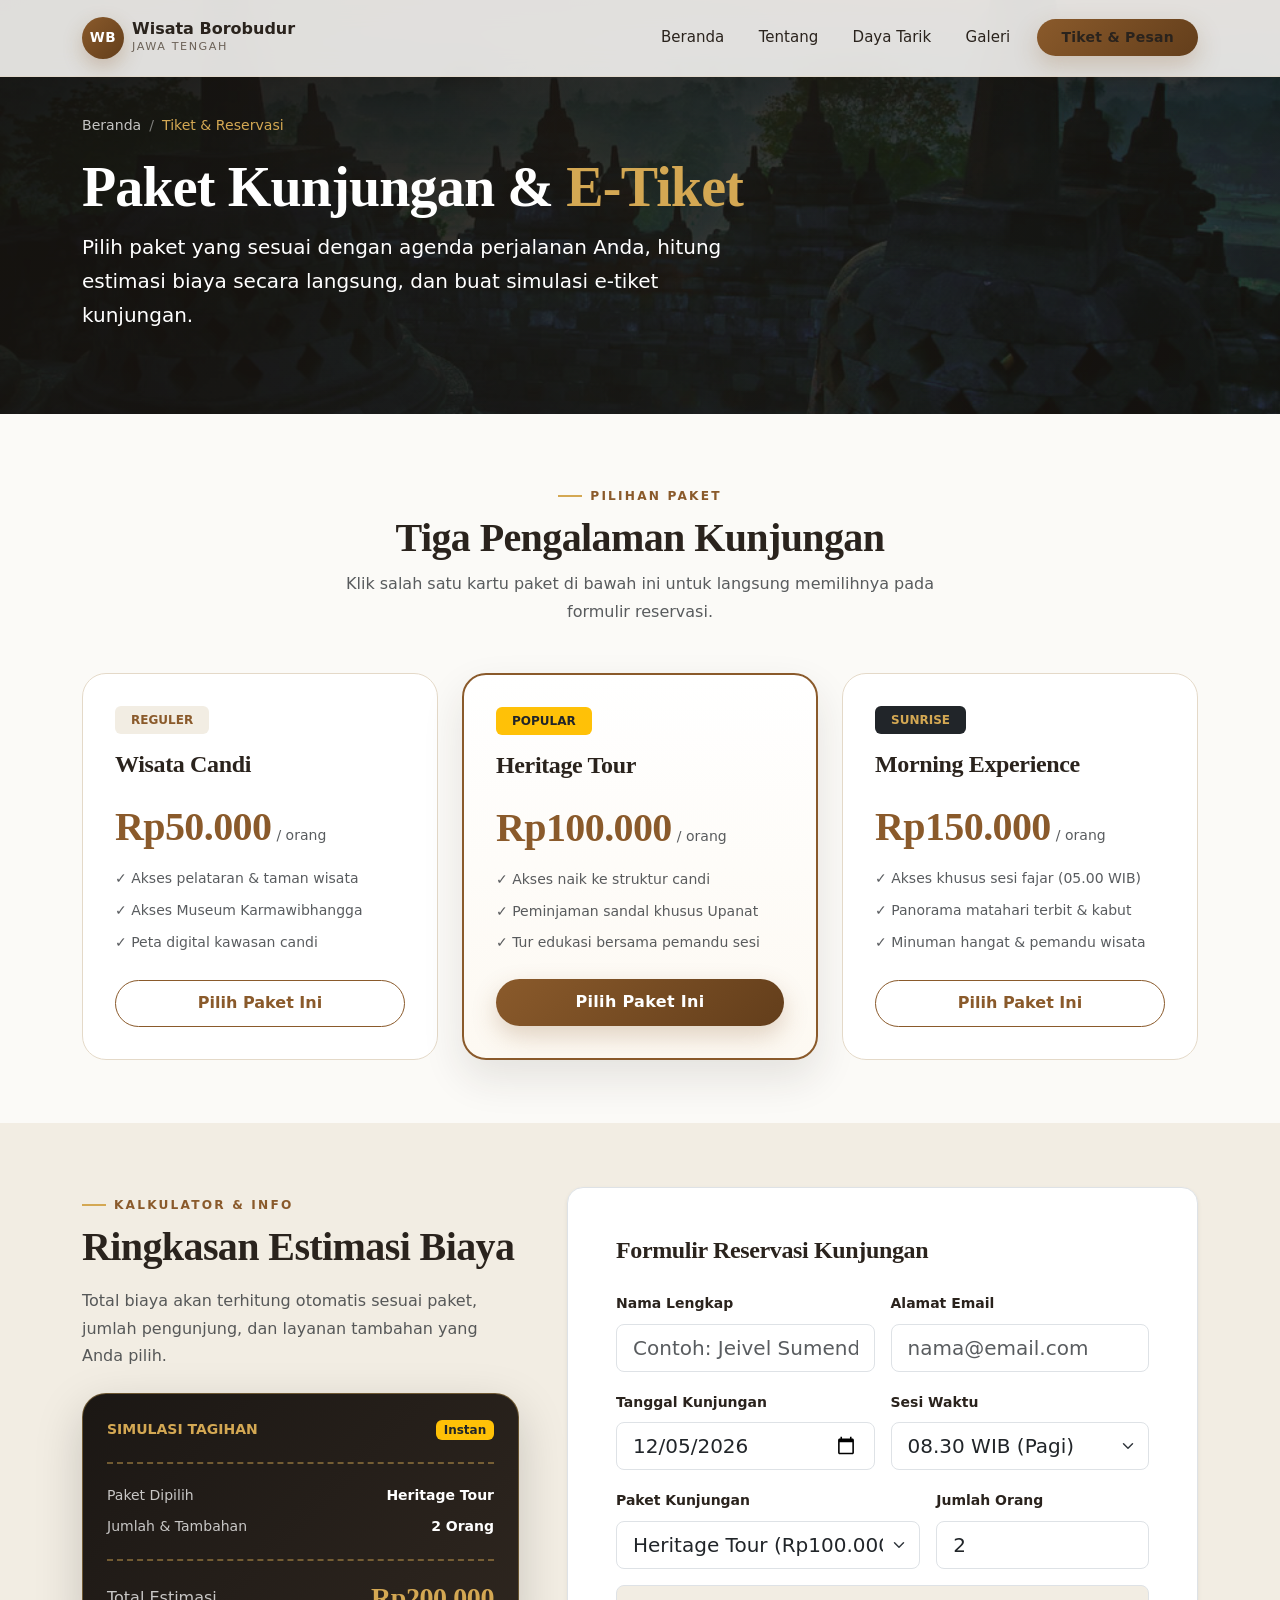
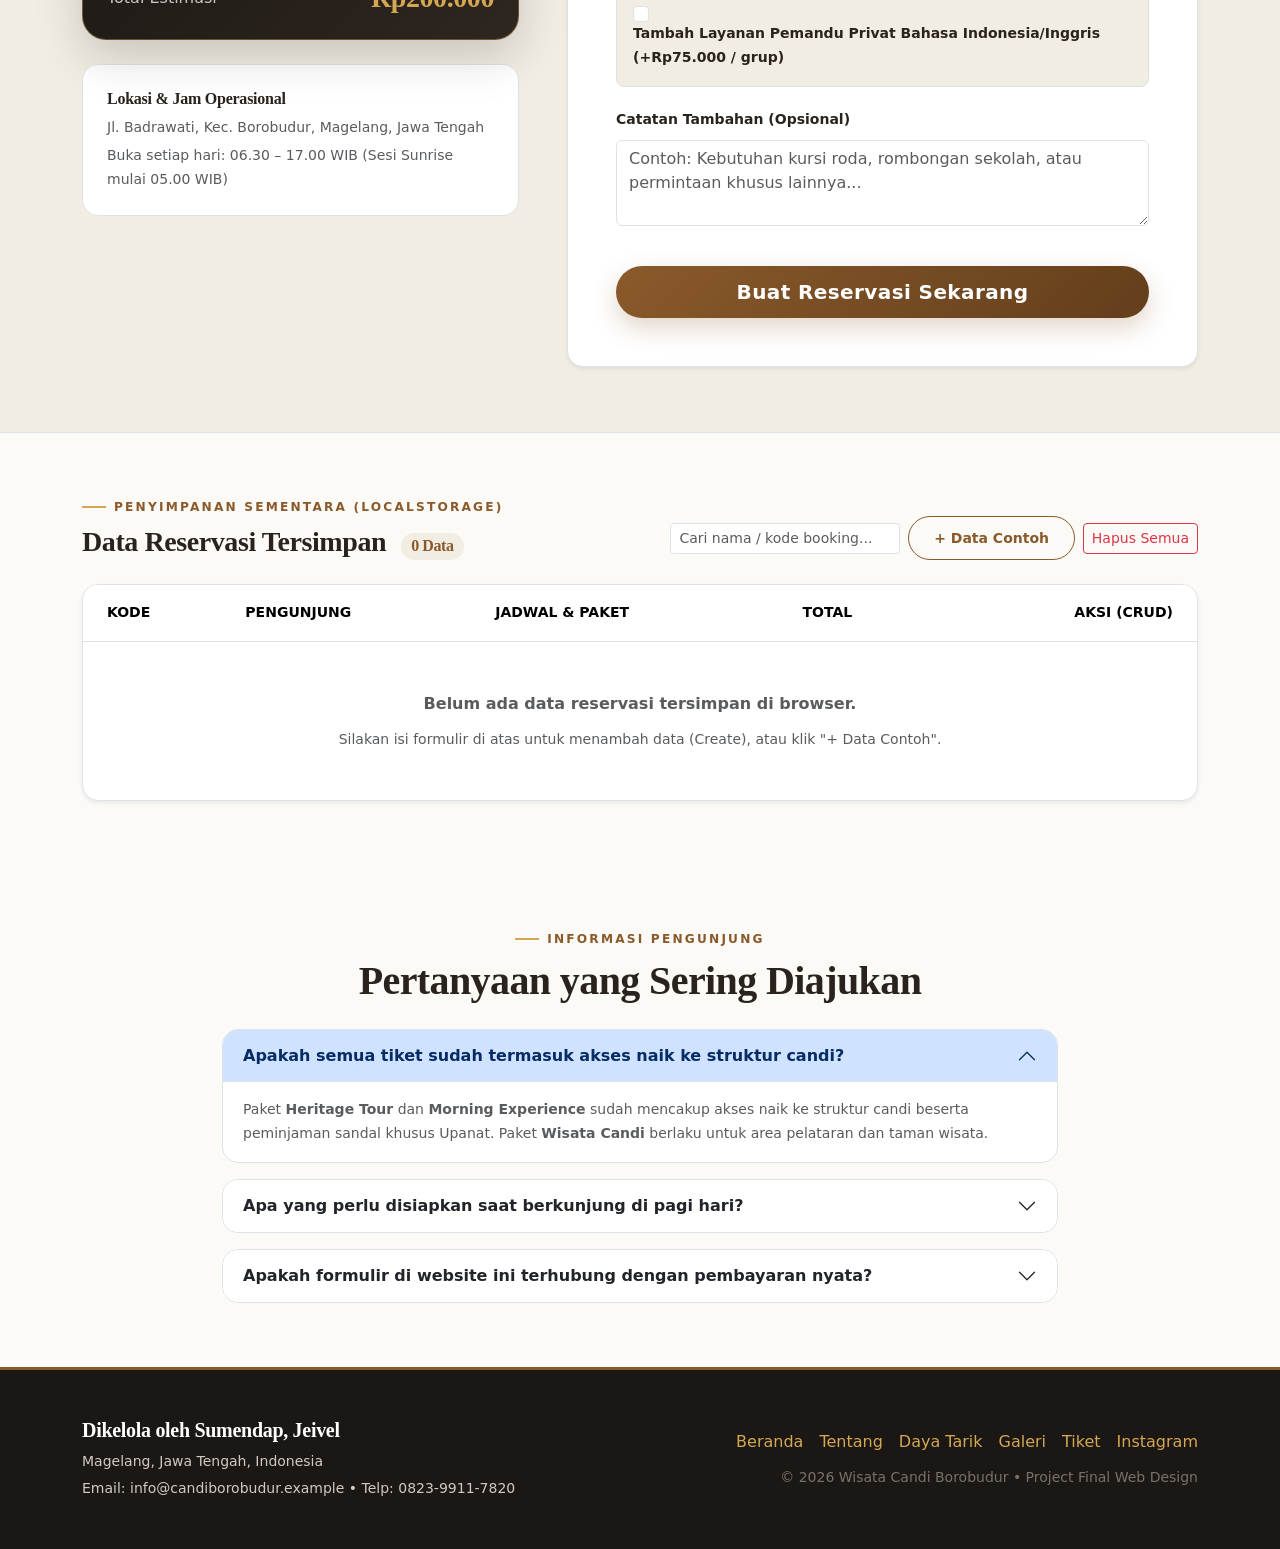
<file: tiket.html>
<!doctype html>
<html lang="id">
  <head>
    <meta charset="UTF-8" />
    <meta name="viewport" content="width=device-width, initial-scale=1.0" />
    <meta
      name="description"
      content="Pesan tiket kunjungan Candi Borobudur, pilih paket Wisata Candi, Heritage Tour, atau Morning Experience dengan kalkulator harga otomatis."
    />
    <title>Tiket & Reservasi | Wisata Candi Borobudur</title>
    <link rel="stylesheet" href="css/bootstrap.min.css" />
    <link rel="stylesheet" href="style.css" />
  </head>
  <body>
    <div class="scroll-progress" aria-hidden="true"></div>

    <!-- NAVBAR -->
    <header class="fixed-top">
      <nav class="navbar navbar-expand-lg navbar-borobudur" aria-label="Navigasi utama">
        <div class="container">
          <a class="navbar-brand d-flex align-items-center gap-2" href="index.html">
            <span class="brand-mark">WB</span>
            <span class="d-flex flex-column">
              <span class="brand-title">Wisata Borobudur</span>
              <span class="brand-sub">Jawa Tengah</span>
            </span>
          </a>

          <button
            class="navbar-toggler border-0 shadow-none"
            type="button"
            data-bs-toggle="collapse"
            data-bs-target="#mainNav"
            aria-controls="mainNav"
            aria-expanded="false"
            aria-label="Toggle navigasi"
          >
            <span class="navbar-toggler-icon"></span>
          </button>

          <div class="collapse navbar-collapse" id="mainNav">
            <ul class="navbar-nav ms-auto align-items-lg-center gap-lg-1 mt-3 mt-lg-0">
              <li class="nav-item">
                <a class="nav-link" href="index.html">Beranda</a>
              </li>
              <li class="nav-item">
                <a class="nav-link" href="tentang.html">Tentang</a>
              </li>
              <li class="nav-item">
                <a class="nav-link" href="daya-tarik.html">Daya Tarik</a>
              </li>
              <li class="nav-item">
                <a class="nav-link" href="galeri.html">Galeri</a>
              </li>
              <li class="nav-item ms-lg-2 mt-2 mt-lg-0">
                <a class="btn btn-bronze btn-sm px-4 py-2 active" href="tiket.html">Tiket & Pesan</a>
              </li>
            </ul>
          </div>
        </div>
      </nav>
    </header>

    <main>
      <!-- PAGE HERO -->
      <section class="page-hero">
        <img src="img/pagi.jpg.jpeg" alt="Pagi di Candi Borobudur" class="hero-bg-media" />
        <div class="hero-overlay"></div>
        <div class="container hero-content">
          <nav aria-label="breadcrumb" class="breadcrumb-heritage mb-3 reveal">
            <ol class="breadcrumb mb-0">
              <li class="breadcrumb-item"><a href="index.html">Beranda</a></li>
              <li class="breadcrumb-item active" aria-current="page">Tiket & Reservasi</li>
            </ol>
          </nav>
          <h1 class="display-4 font-display fw-bold mb-2 reveal delay-1">
            Paket Kunjungan & <span class="text-gold">E-Tiket</span>
          </h1>
          <p class="lead opacity-75 col-lg-7 reveal delay-2">
            Pilih paket yang sesuai dengan agenda perjalanan Anda, hitung estimasi
            biaya secara langsung, dan buat simulasi e-tiket kunjungan.
          </p>
        </div>
      </section>

      <!-- PAKET TIKET -->
      <section class="py-5 my-3">
        <div class="container">
          <div class="text-center mx-auto mb-5 reveal" style="max-width: 640px;">
            <span class="kicker-tag mb-2">PILIHAN PAKET</span>
            <h2 class="display-6 font-display fw-bold">Tiga Pengalaman Kunjungan</h2>
            <p class="text-muted">
              Klik salah satu kartu paket di bawah ini untuk langsung memilihnya pada
              formulir reservasi.
            </p>
          </div>

          <div class="row g-4 align-items-stretch">
            <div class="col-lg-4 reveal">
              <article class="ticket-tier h-100 d-flex flex-column" data-package="Wisata Candi">
                <span class="badge bg-sand text-bronze align-self-start mb-3 px-3 py-2">REGULER</span>
                <h3 class="h4 font-display fw-bold">Wisata Candi</h3>
                <div class="my-3">
                  <span class="display-6 fw-bold font-display text-bronze">Rp50.000</span>
                  <span class="text-muted small">/ orang</span>
                </div>
                <ul class="list-unstyled text-muted small d-grid gap-2 mb-4 flex-grow-1">
                  <li>✓ Akses pelataran & taman wisata</li>
                  <li>✓ Akses Museum Karmawibhangga</li>
                  <li>✓ Peta digital kawasan candi</li>
                </ul>
                <button type="button" class="btn btn-outline-bronze w-100">Pilih Paket Ini</button>
              </article>
            </div>

            <div class="col-lg-4 reveal delay-1">
              <article class="ticket-tier selected-tier h-100 d-flex flex-column" data-package="Heritage Tour">
                <span class="badge bg-warning text-dark align-self-start mb-3 px-3 py-2 fw-bold">POPULAR</span>
                <h3 class="h4 font-display fw-bold">Heritage Tour</h3>
                <div class="my-3">
                  <span class="display-6 fw-bold font-display text-bronze">Rp100.000</span>
                  <span class="text-muted small">/ orang</span>
                </div>
                <ul class="list-unstyled text-muted small d-grid gap-2 mb-4 flex-grow-1">
                  <li>✓ Akses naik ke struktur candi</li>
                  <li>✓ Peminjaman sandal khusus Upanat</li>
                  <li>✓ Tur edukasi bersama pemandu sesi</li>
                </ul>
                <button type="button" class="btn btn-bronze w-100">Pilih Paket Ini</button>
              </article>
            </div>

            <div class="col-lg-4 reveal delay-2">
              <article class="ticket-tier h-100 d-flex flex-column" data-package="Morning Experience">
                <span class="badge bg-dark text-gold align-self-start mb-3 px-3 py-2">SUNRISE</span>
                <h3 class="h4 font-display fw-bold">Morning Experience</h3>
                <div class="my-3">
                  <span class="display-6 fw-bold font-display text-bronze">Rp150.000</span>
                  <span class="text-muted small">/ orang</span>
                </div>
                <ul class="list-unstyled text-muted small d-grid gap-2 mb-4 flex-grow-1">
                  <li>✓ Akses khusus sesi fajar (05.00 WIB)</li>
                  <li>✓ Panorama matahari terbit & kabut</li>
                  <li>✓ Minuman hangat & pemandu wisata</li>
                </ul>
                <button type="button" class="btn btn-outline-bronze w-100">Pilih Paket Ini</button>
              </article>
            </div>
          </div>
        </div>
      </section>

      <!-- FORM PEMESANAN & LIVE KALKULATOR -->
      <section id="formPemesanan" class="py-5 bg-sand">
        <div class="container py-3">
          <div class="row g-5 align-items-start">
            <div class="col-lg-5 reveal-left">
              <span class="kicker-tag mb-2">KALKULATOR & INFO</span>
              <h2 class="display-6 font-display fw-bold mb-3">Ringkasan Estimasi Biaya</h2>
              <p class="text-muted mb-4">
                Total biaya akan terhitung otomatis sesuai paket, jumlah pengunjung,
                dan layanan tambahan yang Anda pilih.
              </p>

              <div class="eticket-stub p-4 shadow-lg mb-4">
                <div class="d-flex justify-content-between align-items-center mb-2">
                  <small class="text-gold text-uppercase fw-bold letter-spacing-1">Simulasi Tagihan</small>
                  <span class="badge bg-warning text-dark">Instan</span>
                </div>
                <div class="eticket-divider"></div>
                <div class="d-flex justify-content-between mb-2 small">
                  <span class="opacity-75">Paket Dipilih</span>
                  <strong id="summaryPackage">Heritage Tour</strong>
                </div>
                <div class="d-flex justify-content-between mb-2 small">
                  <span class="opacity-75">Jumlah & Tambahan</span>
                  <strong id="summaryQty">2 Orang</strong>
                </div>
                <div class="eticket-divider"></div>
                <div class="d-flex justify-content-between align-items-center">
                  <span class="opacity-75">Total Estimasi</span>
                  <span id="summaryTotal" class="h3 font-display text-gold fw-bold mb-0">Rp200.000</span>
                </div>
              </div>

              <div class="bg-white p-4 rounded-4 border">
                <h3 class="h6 font-display fw-bold mb-2">Lokasi & Jam Operasional</h3>
                <p class="small text-muted mb-1">Jl. Badrawati, Kec. Borobudur, Magelang, Jawa Tengah</p>
                <p class="small text-muted mb-0">Buka setiap hari: 06.30 – 17.00 WIB (Sesi Sunrise mulai 05.00 WIB)</p>
              </div>
            </div>

            <div class="col-lg-7 reveal-right">
              <div class="bg-white p-4 p-md-5 rounded-4 border shadow-sm">
                <h3 class="h4 font-display fw-bold mb-4">Formulir Reservasi Kunjungan</h3>
                <form id="bookingForm" class="needs-validation" novalidate>
                  <div class="row g-3">
                    <div class="col-md-6">
                      <label for="namaInput" class="form-label fw-semibold small">Nama Lengkap</label>
                      <input
                        type="text"
                        class="form-control form-control-lg"
                        id="namaInput"
                        placeholder="Contoh: Jeivel Sumendap"
                        required
                      />
                      <div class="invalid-feedback">Mohon masukkan nama lengkap Anda.</div>
                    </div>

                    <div class="col-md-6">
                      <label for="emailInput" class="form-label fw-semibold small">Alamat Email</label>
                      <input
                        type="email"
                        class="form-control form-control-lg"
                        id="emailInput"
                        placeholder="nama@email.com"
                        required
                      />
                      <div class="invalid-feedback">Mohon masukkan email yang valid.</div>
                    </div>

                    <div class="col-md-6">
                      <label for="tanggalInput" class="form-label fw-semibold small">Tanggal Kunjungan</label>
                      <input type="date" class="form-control form-control-lg" id="tanggalInput" required />
                      <div class="invalid-feedback">Pilih tanggal kunjungan.</div>
                    </div>

                    <div class="col-md-6">
                      <label for="sesiSelect" class="form-label fw-semibold small">Sesi Waktu</label>
                      <select class="form-select form-select-lg" id="sesiSelect" required>
                        <option value="05.00 WIB (Sunrise)">05.00 WIB (Sunrise)</option>
                        <option value="08.30 WIB (Pagi)" selected>08.30 WIB (Pagi)</option>
                        <option value="11.00 WIB (Siang)">11.00 WIB (Siang)</option>
                        <option value="14.30 WIB (Sore)">14.30 WIB (Sore)</option>
                      </select>
                    </div>

                    <div class="col-md-7">
                      <label for="paketSelect" class="form-label fw-semibold small">Paket Kunjungan</label>
                      <select class="form-select form-select-lg" id="paketSelect" required>
                        <option value="Wisata Candi">Wisata Candi (Rp50.000/org)</option>
                        <option value="Heritage Tour" selected>Heritage Tour (Rp100.000/org)</option>
                        <option value="Morning Experience">Morning Experience (Rp150.000/org)</option>
                      </select>
                    </div>

                    <div class="col-md-5">
                      <label for="jumlahInput" class="form-label fw-semibold small">Jumlah Orang</label>
                      <input
                        type="number"
                        class="form-control form-control-lg"
                        id="jumlahInput"
                        min="1"
                        max="30"
                        value="2"
                        required
                      />
                      <div class="invalid-feedback">Jumlah antara 1 hingga 30 orang.</div>
                    </div>

                    <div class="col-12">
                      <div class="form-check p-3 bg-sand rounded-3 border">
                        <input class="form-check-input ms-0 me-2" type="checkbox" id="pemanduCheck" />
                        <label class="form-check-label small fw-semibold" for="pemanduCheck">
                          Tambah Layanan Pemandu Privat Bahasa Indonesia/Inggris (+Rp75.000 / grup)
                        </label>
                      </div>
                    </div>

                    <div class="col-12">
                      <label for="catatanInput" class="form-label fw-semibold small">Catatan Tambahan (Opsional)</label>
                      <textarea
                        class="form-control"
                        id="catatanInput"
                        rows="3"
                        placeholder="Contoh: Kebutuhan kursi roda, rombongan sekolah, atau permintaan khusus lainnya..."
                      ></textarea>
                    </div>

                    <div class="col-12">
                      <div id="editModeBanner" class="alert alert-warning d-none justify-content-between align-items-center py-2 px-3 small mb-0" role="alert">
                        <span><strong>Mode Edit:</strong> Mengubah data reservasi <strong id="editCodeLabel"></strong></span>
                        <button type="button" id="cancelEditBtn" class="btn btn-sm btn-outline-dark py-0 px-2">Batal</button>
                      </div>
                    </div>

                    <div class="col-12 pt-2 d-flex gap-2">
                      <button type="submit" id="submitBookingBtn" class="btn btn-bronze btn-lg flex-grow-1">
                        Buat Reservasi Sekarang
                      </button>
                    </div>
                  </div>
                </form>
              </div>
            </div>
          </div>
        </div>
      </section>

      <!-- PENYIMPANAN DATA SEMENTARA (CRUD JAVASCRIPT) -->
      <section id="daftarReservasi" class="py-5 border-top">
        <div class="container py-2">
          <div class="d-flex flex-wrap justify-content-between align-items-end gap-3 mb-4 reveal">
            <div>
              <span class="kicker-tag mb-2">PENYIMPANAN SEMENTARA (LOCALSTORAGE)</span>
              <h2 class="h3 font-display fw-bold mb-0">
                Data Reservasi Tersimpan
                <span id="crudCountBadge" class="badge rounded-pill bg-sand text-bronze fs-6 ms-2">0 Data</span>
              </h2>
            </div>

            <div class="d-flex flex-wrap gap-2 align-items-center">
              <input
                type="search"
                id="crudSearchInput"
                class="form-control form-control-sm"
                style="width: 230px;"
                placeholder="Cari nama / kode booking..."
                aria-label="Cari reservasi"
              />
              <button type="button" id="seedDemoBtn" class="btn btn-outline-bronze btn-sm">
                + Data Contoh
              </button>
              <button type="button" id="clearAllBtn" class="btn btn-outline-danger btn-sm">
                Hapus Semua
              </button>
            </div>
          </div>

          <div class="bg-white rounded-4 border shadow-sm overflow-hidden reveal delay-1">
            <div class="table-responsive">
              <table class="table table-hover align-middle mb-0">
                <thead class="bg-sand">
                  <tr class="small text-uppercase text-muted">
                    <th class="ps-4 py-3">Kode</th>
                    <th class="py-3">Pengunjung</th>
                    <th class="py-3">Jadwal & Paket</th>
                    <th class="py-3">Total</th>
                    <th class="pe-4 py-3 text-end">Aksi (CRUD)</th>
                  </tr>
                </thead>
                <tbody id="crudTableBody"></tbody>
              </table>
            </div>
            <div id="crudEmptyState" class="text-center py-5 px-3 text-muted">
              <p class="mb-2 fw-semibold">Belum ada data reservasi tersimpan di browser.</p>
              <small>Silakan isi formulir di atas untuk menambah data (Create), atau klik "+ Data Contoh".</small>
            </div>
          </div>
        </div>
      </section>

      <!-- FAQ ACCORDION -->
      <section class="py-5 my-3">
        <div class="container" style="max-width: 860px;">
          <div class="text-center mb-4 reveal">
            <span class="kicker-tag mb-2">INFORMASI PENGUNJUNG</span>
            <h2 class="display-6 font-display fw-bold">Pertanyaan yang Sering Diajukan</h2>
          </div>

          <div class="accordion reveal delay-1" id="faqBorobudur">
            <div class="accordion-item border rounded-4 mb-3 overflow-hidden">
              <h3 class="accordion-header">
                <button class="accordion-button fw-semibold" type="button" data-bs-toggle="collapse" data-bs-target="#faq1">
                  Apakah semua tiket sudah termasuk akses naik ke struktur candi?
                </button>
              </h3>
              <div id="faq1" class="accordion-collapse collapse show" data-bs-parent="#faqBorobudur">
                <div class="accordion-body text-muted small">
                  Paket <strong>Heritage Tour</strong> dan <strong>Morning Experience</strong> sudah mencakup akses naik ke struktur candi beserta peminjaman sandal khusus Upanat. Paket <strong>Wisata Candi</strong> berlaku untuk area pelataran dan taman wisata.
                </div>
              </div>
            </div>

            <div class="accordion-item border rounded-4 mb-3 overflow-hidden">
              <h3 class="accordion-header">
                <button class="accordion-button collapsed fw-semibold" type="button" data-bs-toggle="collapse" data-bs-target="#faq2">
                  Apa yang perlu disiapkan saat berkunjung di pagi hari?
                </button>
              </h3>
              <div id="faq2" class="accordion-collapse collapse" data-bs-parent="#faqBorobudur">
                <div class="accordion-body text-muted small">
                  Disarankan mengenakan pakaian yang sopan dan nyaman, membawa jaket tipis untuk sesi fajar, air minum pribadi, serta datang 20 menit sebelum sesi dimulai untuk penukaran tiket.
                </div>
              </div>
            </div>

            <div class="accordion-item border rounded-4 overflow-hidden">
              <h3 class="accordion-header">
                <button class="accordion-button collapsed fw-semibold" type="button" data-bs-toggle="collapse" data-bs-target="#faq3">
                  Apakah formulir di website ini terhubung dengan pembayaran nyata?
                </button>
              </h3>
              <div id="faq3" class="accordion-collapse collapse" data-bs-parent="#faqBorobudur">
                <div class="accordion-body text-muted small">
                  Formulir ini merupakan simulasi interaktif front-end untuk keperluan proyek akhir, yang menghasilkan pratinjau E-Tiket digital secara instan menggunakan JavaScript.
                </div>
              </div>
            </div>
          </div>
        </div>
      </section>
    </main>

    <!-- MODAL E-TIKET DIGITAL -->
    <div class="modal fade" id="eticketModal" tabindex="-1" aria-labelledby="eticketModalLabel" aria-hidden="true">
      <div class="modal-dialog modal-dialog-centered">
        <div class="modal-content eticket-stub p-3 p-md-4 border-0">
          <div class="modal-header border-0 pb-0">
            <div>
              <span class="badge bg-warning text-dark mb-1">SIMULASI E-TIKET</span>
              <h5 class="modal-title font-display fw-bold text-white" id="eticketModalLabel">
                Reservasi Berhasil Dibuat
              </h5>
            </div>
            <button type="button" class="btn-close btn-close-white" data-bs-dismiss="modal" aria-label="Tutup"></button>
          </div>
          <div class="modal-body">
            <div class="p-3 rounded-3 bg-black bg-opacity-25 border border-secondary text-center mb-3">
              <small class="text-gold d-block text-uppercase">Kode Booking</small>
              <strong id="eticketCode" class="h3 font-display text-white letter-spacing-1">BRB-00000</strong>
            </div>

            <div class="d-grid gap-2 small">
              <div class="d-flex justify-content-between">
                <span class="opacity-75">Nama Pengunjung</span>
                <strong id="eticketName">-</strong>
              </div>
              <div class="d-flex justify-content-between">
                <span class="opacity-75">Email</span>
                <strong id="eticketEmail">-</strong>
              </div>
              <div class="d-flex justify-content-between">
                <span class="opacity-75">Jadwal</span>
                <strong id="eticketDate">-</strong>
              </div>
              <div class="d-flex justify-content-between">
                <span class="opacity-75">Paket & Jumlah</span>
                <strong id="eticketPkg">-</strong>
              </div>
            </div>

            <div class="eticket-divider"></div>
            <div class="d-flex justify-content-between align-items-center">
              <span class="opacity-75 small">Total Estimasi</span>
              <strong id="eticketTotal" class="h4 font-display text-gold mb-0">Rp0</strong>
            </div>
          </div>
          <div class="modal-footer border-0 pt-0">
            <button type="button" class="btn btn-bronze w-100" data-bs-dismiss="modal">
              Selesai
            </button>
          </div>
        </div>
      </div>
    </div>

    <!-- FOOTER -->
    <footer class="site-footer py-5">
      <div class="container">
        <div class="row gy-4 align-items-center justify-content-between">
          <div class="col-md-5">
            <h3 class="h5 font-display text-white fw-bold mb-2">
              Dikelola oleh Sumendap, Jeivel
            </h3>
            <p class="small mb-1">Magelang, Jawa Tengah, Indonesia</p>
            <p class="small mb-0">Email: info@candiborobudur.example • Telp: 0823-9911-7820</p>
          </div>
          <div class="col-md-7 text-md-end">
            <div class="d-flex flex-wrap gap-3 justify-content-md-end mb-2">
              <a href="index.html">Beranda</a>
              <a href="tentang.html">Tentang</a>
              <a href="daya-tarik.html">Daya Tarik</a>
              <a href="galeri.html">Galeri</a>
              <a href="tiket.html">Tiket</a>
              <a href="https://instagram.com/" target="_blank" rel="noopener noreferrer">Instagram</a>
            </div>
            <small class="opacity-50">© 2026 Wisata Candi Borobudur • Project Final Web Design</small>
          </div>
        </div>
      </div>
    </footer>

    <button id="backToTop" class="btn-back-top" aria-label="Kembali ke atas">
      <svg width="20" height="20" fill="none" stroke="currentColor" stroke-width="2.2" viewBox="0 0 24 24">
        <path d="M12 19V5M5 12l7-7 7 7" stroke-linecap="round" stroke-linejoin="round" />
      </svg>
    </button>

    <script src="js/bootstrap.bundle.min.js"></script>
    <script src="js/main.js"></script>
  </body>
</html>
</file>
<file: style.css>
/* ==========================================================================
   Wisata Candi Borobudur — Professional Heritage UI & Animation Stylesheet
   Layered cleanly on top of Bootstrap 5 (css/bootstrap.min.css)
   ========================================================================== */

:root {
  --bg-ivory: #fbfaf7;
  --bg-sand: #f2ede3;
  --bg-obsidian: #1b1714;
  --bg-obsidian-soft: #26201b;
  --surface: #ffffff;
  --text-main: #2a231d;
  --text-muted: #6c6258;
  --bronze: #8a5a2b;
  --bronze-dark: #633e1b;
  --gold: #d4a853;
  --gold-soft: rgba(212, 168, 83, 0.16);
  --border-sand: #e4d9c8;
  --shadow-sm: 0 8px 24px rgba(42, 35, 29, 0.06);
  --shadow-md: 0 18px 42px rgba(42, 35, 29, 0.11);
  --shadow-lg: 0 28px 64px rgba(27, 23, 20, 0.18);
  --radius-md: 16px;
  --radius-lg: 24px;
  --transition-smooth: cubic-bezier(0.22, 1, 0.36, 1);
}

/* Base & Typography */
html {
  scroll-behavior: smooth;
  scroll-padding-top: 86px;
}

body {
  font-family: "Segoe UI", system-ui, -apple-system, BlinkMacSystemFont, sans-serif;
  background-color: var(--bg-ivory);
  color: var(--text-main);
  line-height: 1.7;
  overflow-x: hidden;
  animation: pageFadeIn 0.55s var(--transition-smooth) both;
}

@keyframes pageFadeIn {
  from {
    opacity: 0;
    transform: translateY(6px);
  }
  to {
    opacity: 1;
    transform: translateY(0);
  }
}

.font-display {
  font-family: Georgia, "Times New Roman", serif;
  letter-spacing: -0.015em;
}

.kicker-tag {
  display: inline-flex;
  align-items: center;
  gap: 8px;
  font-size: 0.76rem;
  font-weight: 700;
  letter-spacing: 0.18em;
  text-transform: uppercase;
  color: var(--bronze);
}

.kicker-tag::before {
  content: "";
  width: 24px;
  height: 2px;
  background: var(--gold);
  display: inline-block;
}

.text-gold {
  color: var(--gold) !important;
}

.text-bronze {
  color: var(--bronze) !important;
}

.bg-sand {
  background-color: var(--bg-sand) !important;
}

.bg-obsidian {
  background-color: var(--bg-obsidian) !important;
  color: #f6f2ea;
}

/* Scroll Progress Bar */
.scroll-progress {
  position: fixed;
  top: 0;
  left: 0;
  height: 3px;
  width: 0%;
  background: linear-gradient(90deg, var(--bronze), var(--gold));
  z-index: 1100;
  transition: width 0.08s linear;
}

/* ==========================================================================
   Navbar
   ========================================================================== */
.navbar-borobudur {
  background: rgba(251, 250, 247, 0.88);
  backdrop-filter: blur(14px);
  -webkit-backdrop-filter: blur(14px);
  border-bottom: 1px solid rgba(228, 217, 200, 0.75);
  transition: all 0.35s var(--transition-smooth);
  padding-block: 0.75rem;
}

.navbar-borobudur.scrolled {
  background: rgba(255, 255, 255, 0.96);
  box-shadow: var(--shadow-sm);
  padding-block: 0.55rem;
}

.brand-mark {
  width: 42px;
  height: 42px;
  border-radius: 50%;
  background: linear-gradient(135deg, var(--bronze), var(--bronze-dark));
  color: #fff;
  display: grid;
  place-items: center;
  font-weight: 800;
  font-size: 0.85rem;
  letter-spacing: 0.05em;
  box-shadow: 0 8px 20px rgba(138, 90, 43, 0.28);
  transition: transform 0.35s var(--transition-smooth);
}

.navbar-brand:hover .brand-mark {
  transform: rotate(-6deg) scale(1.05);
}

.brand-title {
  font-weight: 700;
  font-size: 1rem;
  color: var(--text-main);
  line-height: 1.1;
}

.brand-sub {
  font-size: 0.7rem;
  letter-spacing: 0.14em;
  text-transform: uppercase;
  color: var(--text-muted);
}

.navbar-borobudur .nav-link {
  color: var(--text-main);
  font-weight: 500;
  font-size: 0.94rem;
  padding: 0.5rem 0.95rem !important;
  position: relative;
  transition: color 0.25s ease;
}

.navbar-borobudur .nav-link::after {
  content: "";
  position: absolute;
  left: 0.95rem;
  right: 0.95rem;
  bottom: 0.25rem;
  height: 2px;
  background: var(--bronze);
  transform: scaleX(0);
  transform-origin: center;
  transition: transform 0.3s var(--transition-smooth);
}

.navbar-borobudur .nav-link:hover,
.navbar-borobudur .nav-link.active {
  color: var(--bronze);
}

.navbar-borobudur .nav-link:hover::after,
.navbar-borobudur .nav-link.active::after {
  transform: scaleX(1);
}

/* Buttons */
.btn-bronze {
  background: linear-gradient(135deg, var(--bronze), var(--bronze-dark));
  color: #fff;
  border: none;
  border-radius: 50px;
  padding: 0.7rem 1.65rem;
  font-weight: 600;
  letter-spacing: 0.02em;
  box-shadow: 0 10px 24px rgba(138, 90, 43, 0.25);
  transition: transform 0.3s var(--transition-smooth), box-shadow 0.3s ease, filter 0.25s ease;
}

.btn-bronze:hover {
  color: #fff;
  transform: translateY(-2px);
  box-shadow: 0 14px 30px rgba(138, 90, 43, 0.35);
  filter: brightness(1.06);
}

.btn-outline-bronze {
  color: var(--bronze);
  border: 1.5px solid var(--bronze);
  border-radius: 50px;
  padding: 0.65rem 1.55rem;
  font-weight: 600;
  background: transparent;
  transition: all 0.3s var(--transition-smooth);
}

.btn-outline-bronze:hover {
  background: var(--bronze);
  color: #fff;
  transform: translateY(-2px);
}

.btn-glass {
  background: rgba(255, 255, 255, 0.14);
  backdrop-filter: blur(8px);
  color: #fff;
  border: 1px solid rgba(255, 255, 255, 0.35);
  border-radius: 50px;
  padding: 0.7rem 1.65rem;
  font-weight: 600;
  transition: all 0.3s var(--transition-smooth);
}

.btn-glass:hover {
  background: rgba(255, 255, 255, 0.26);
  color: #fff;
  transform: translateY(-2px);
}

/* ==========================================================================
   Hero Sections
   ========================================================================== */
.hero-home {
  position: relative;
  min-height: 94vh;
  display: flex;
  align-items: center;
  overflow: hidden;
  background-color: var(--bg-obsidian);
  color: #fff;
  padding-top: 84px;
}

.hero-bg-media {
  position: absolute;
  inset: 0;
  width: 100%;
  height: 100%;
  object-fit: cover;
  opacity: 0.56;
  animation: kenBurns 22s ease-in-out infinite alternate;
  will-change: transform;
}

@keyframes kenBurns {
  0% {
    transform: scale(1) translate3d(0, 0, 0);
  }
  100% {
    transform: scale(1.08) translate3d(-1%, -1%, 0);
  }
}

.hero-overlay {
  position: absolute;
  inset: 0;
  background: linear-gradient(
    115deg,
    rgba(22, 18, 15, 0.88) 0%,
    rgba(27, 23, 20, 0.62) 55%,
    rgba(27, 23, 20, 0.38) 100%
  );
}

.hero-content {
  position: relative;
  z-index: 2;
}

.hero-badge {
  display: inline-flex;
  align-items: center;
  gap: 8px;
  padding: 0.42rem 1rem;
  border-radius: 50px;
  background: rgba(212, 168, 83, 0.16);
  border: 1px solid rgba(212, 168, 83, 0.4);
  color: var(--gold);
  font-size: 0.78rem;
  font-weight: 600;
  letter-spacing: 0.12em;
  text-transform: uppercase;
}

.hero-scroll-cue {
  position: absolute;
  bottom: 28px;
  left: 50%;
  transform: translateX(-50%);
  z-index: 2;
  color: rgba(255, 255, 255, 0.78);
  font-size: 0.8rem;
  letter-spacing: 0.12em;
  text-transform: uppercase;
  display: flex;
  flex-direction: column;
  align-items: center;
  gap: 6px;
  animation: floatCue 2.4s ease-in-out infinite;
}

@keyframes floatCue {
  0%, 100% {
    transform: translate(-50%, 0);
  }
  50% {
    transform: translate(-50%, 8px);
  }
}

/* Inner Page Hero */
.page-hero {
  position: relative;
  min-height: 46vh;
  display: flex;
  align-items: center;
  overflow: hidden;
  background-color: var(--bg-obsidian);
  color: #fff;
  padding-top: 96px;
  padding-bottom: 48px;
}

.page-hero .hero-bg-media {
  opacity: 0.42;
}

.breadcrumb-heritage .breadcrumb-item,
.breadcrumb-heritage .breadcrumb-item a {
  color: rgba(255, 255, 255, 0.75);
  text-decoration: none;
  font-size: 0.88rem;
}

.breadcrumb-heritage .breadcrumb-item.active {
  color: var(--gold);
}

.breadcrumb-heritage .breadcrumb-item + .breadcrumb-item::before {
  color: rgba(255, 255, 255, 0.45);
}

/* ==========================================================================
   Scroll Reveal Animations
   ========================================================================== */
.reveal,
.reveal-left,
.reveal-right,
.reveal-scale {
  opacity: 0;
  transition: opacity 0.75s var(--transition-smooth), transform 0.75s var(--transition-smooth);
  will-change: opacity, transform;
}

.reveal {
  transform: translateY(28px);
}

.reveal-left {
  transform: translateX(-32px);
}

.reveal-right {
  transform: translateX(32px);
}

.reveal-scale {
  transform: scale(0.94);
}

.is-visible {
  opacity: 1 !important;
  transform: translate3d(0, 0, 0) scale(1) !important;
}

.delay-1 { transition-delay: 0.1s; }
.delay-2 { transition-delay: 0.2s; }
.delay-3 { transition-delay: 0.3s; }
.delay-4 { transition-delay: 0.4s; }

/* ==========================================================================
   Cards & Interactive Components
   ========================================================================== */
.heritage-card {
  background: var(--surface);
  border: 1px solid var(--border-sand);
  border-radius: var(--radius-lg);
  overflow: hidden;
  box-shadow: var(--shadow-sm);
  transition: transform 0.4s var(--transition-smooth), box-shadow 0.4s ease, border-color 0.3s ease;
}

.heritage-card:hover {
  transform: translateY(-7px);
  box-shadow: var(--shadow-md);
  border-color: rgba(212, 168, 83, 0.65);
}

.heritage-card .card-img-wrap {
  overflow: hidden;
  position: relative;
}

.heritage-card .card-img-wrap img {
  transition: transform 0.65s var(--transition-smooth);
}

.heritage-card:hover .card-img-wrap img {
  transform: scale(1.07);
}

.icon-badge {
  width: 52px;
  height: 52px;
  border-radius: 14px;
  background: var(--gold-soft);
  color: var(--bronze);
  display: inline-flex;
  align-items: center;
  justify-content: center;
  transition: transform 0.35s var(--transition-smooth), background 0.3s ease;
}

.heritage-card:hover .icon-badge {
  transform: scale(1.08) rotate(-4deg);
  background: var(--bronze);
  color: #fff;
}

/* Stat Box */
.stat-box {
  background: var(--surface);
  border: 1px solid var(--border-sand);
  border-radius: var(--radius-md);
  padding: 1.4rem 1.25rem;
  box-shadow: var(--shadow-sm);
}

.stat-number {
  font-family: Georgia, "Times New Roman", serif;
  font-size: 2.1rem;
  font-weight: 700;
  color: var(--bronze);
  line-height: 1.1;
}

/* Cosmology Interactive Tabs */
.cosmology-pill {
  border: 1px solid var(--border-sand);
  background: var(--surface);
  color: var(--text-main);
  border-radius: var(--radius-md);
  padding: 1rem 1.25rem;
  text-align: left;
  transition: all 0.3s var(--transition-smooth);
  cursor: pointer;
}

.cosmology-pill:hover {
  border-color: var(--gold);
  transform: translateX(4px);
}

.cosmology-pill.active {
  background: linear-gradient(135deg, var(--bg-obsidian), var(--bg-obsidian-soft));
  color: #fff;
  border-color: var(--gold);
  box-shadow: var(--shadow-md);
}

.cosmology-pill.active small {
  color: var(--gold) !important;
}

/* Timeline */
.timeline-item {
  position: relative;
  padding-left: 2.25rem;
  padding-bottom: 2rem;
  border-left: 2px solid var(--border-sand);
}

.timeline-item:last-child {
  padding-bottom: 0;
  border-left-color: transparent;
}

.timeline-dot {
  position: absolute;
  left: -9px;
  top: 4px;
  width: 16px;
  height: 16px;
  border-radius: 50%;
  background: var(--gold);
  border: 3px solid var(--bg-ivory);
  box-shadow: 0 0 0 3px rgba(212, 168, 83, 0.25);
}

/* Gallery Filter & Masonry Cards */
.filter-pill {
  border: 1px solid var(--border-sand);
  background: var(--surface);
  color: var(--text-main);
  border-radius: 50px;
  padding: 0.5rem 1.25rem;
  font-weight: 600;
  font-size: 0.9rem;
  transition: all 0.25s ease;
}

.filter-pill:hover,
.filter-pill.active {
  background: var(--bronze);
  color: #fff;
  border-color: var(--bronze);
  box-shadow: 0 8px 18px rgba(138, 90, 43, 0.22);
}

.gallery-card {
  position: relative;
  border-radius: var(--radius-md);
  overflow: hidden;
  cursor: pointer;
  background: var(--bg-obsidian);
  aspect-ratio: 4 / 3;
  box-shadow: var(--shadow-sm);
}

.gallery-card img {
  width: 100%;
  height: 100%;
  object-fit: cover;
  transition: transform 0.65s var(--transition-smooth), opacity 0.4s ease;
}

.gallery-card:hover img {
  transform: scale(1.08);
  opacity: 0.82;
}

.gallery-caption {
  position: absolute;
  inset: auto 0 0 0;
  padding: 1.25rem;
  background: linear-gradient(transparent, rgba(20, 16, 13, 0.88));
  color: #fff;
  transform: translateY(8px);
  transition: transform 0.35s var(--transition-smooth);
}

.gallery-card:hover .gallery-caption {
  transform: translateY(0);
}

/* Ticket & Pricing */
.ticket-tier {
  background: var(--surface);
  border: 1px solid var(--border-sand);
  border-radius: var(--radius-lg);
  padding: 2rem;
  position: relative;
  transition: all 0.35s var(--transition-smooth);
  cursor: pointer;
}

.ticket-tier:hover {
  transform: translateY(-6px);
  box-shadow: var(--shadow-md);
}

.ticket-tier.selected-tier {
  border: 2px solid var(--bronze);
  box-shadow: var(--shadow-md);
  background: linear-gradient(180deg, #fff, #fdf9f2);
}

.eticket-stub {
  background: linear-gradient(135deg, var(--bg-obsidian), #2e261f);
  color: #fff;
  border-radius: var(--radius-lg);
  border: 1px solid rgba(212, 168, 83, 0.4);
  position: relative;
  overflow: hidden;
}

.eticket-divider {
  border-top: 2px dashed rgba(212, 168, 83, 0.45);
  margin-block: 1.25rem;
}

/* Footer */
.site-footer {
  background: var(--bg-obsidian);
  color: rgba(246, 242, 234, 0.82);
  border-top: 3px solid var(--bronze);
}

.site-footer a {
  color: var(--gold);
  text-decoration: none;
  transition: opacity 0.2s ease;
}

.site-footer a:hover {
  opacity: 0.8;
  text-decoration: underline;
}

/* Back to Top */
.btn-back-top {
  position: fixed;
  right: 24px;
  bottom: 24px;
  width: 46px;
  height: 46px;
  border-radius: 50%;
  background: var(--bronze);
  color: #fff;
  border: none;
  display: grid;
  place-items: center;
  box-shadow: var(--shadow-md);
  opacity: 0;
  visibility: hidden;
  transform: translateY(12px);
  transition: all 0.3s var(--transition-smooth);
  z-index: 1050;
}

.btn-back-top.show {
  opacity: 1;
  visibility: visible;
  transform: translateY(0);
}

.btn-back-top:hover {
  background: var(--bronze-dark);
  transform: translateY(-3px);
}

/* Reduced Motion Accessibility */
@media (prefers-reduced-motion: reduce) {
  *, *::before, *::after {
    animation-duration: 0.01ms !important;
    animation-iteration-count: 1 !important;
    transition-duration: 0.01ms !important;
    scroll-behavior: auto !important;
  }
}
</file>
